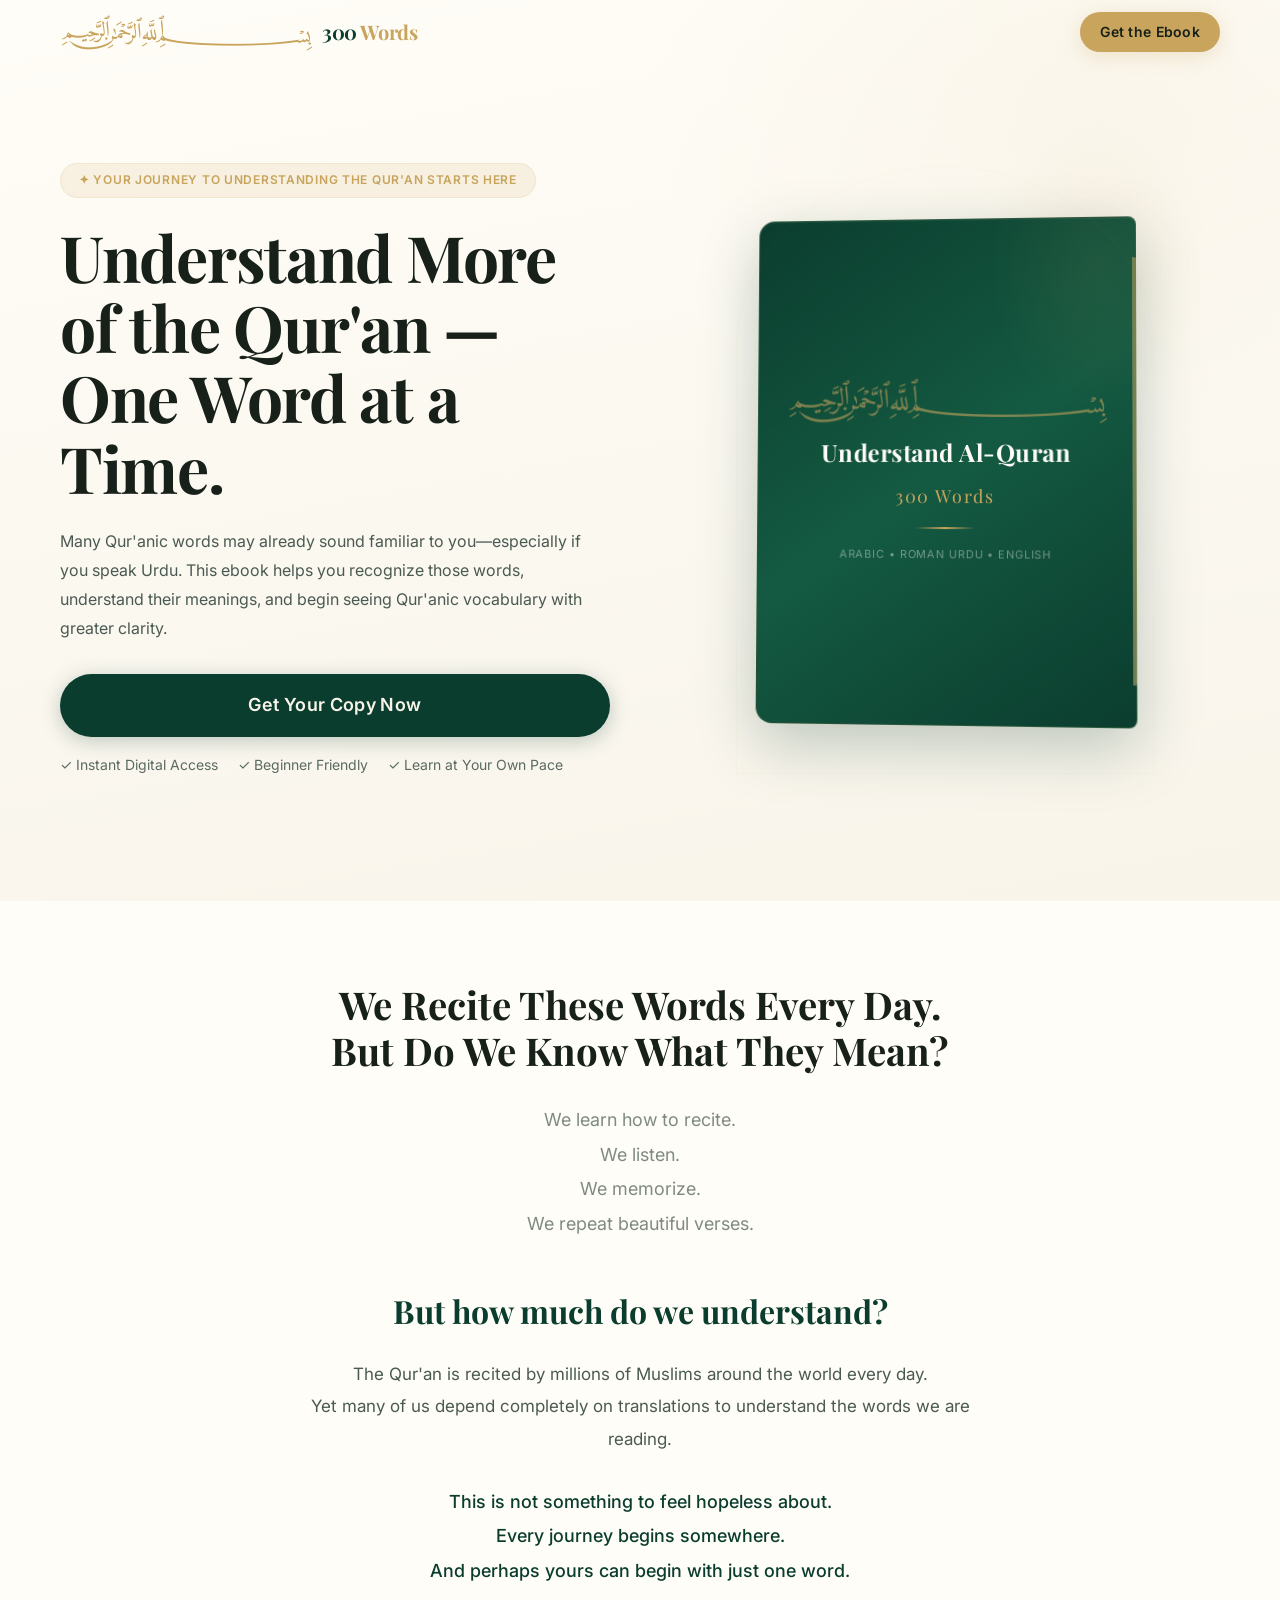
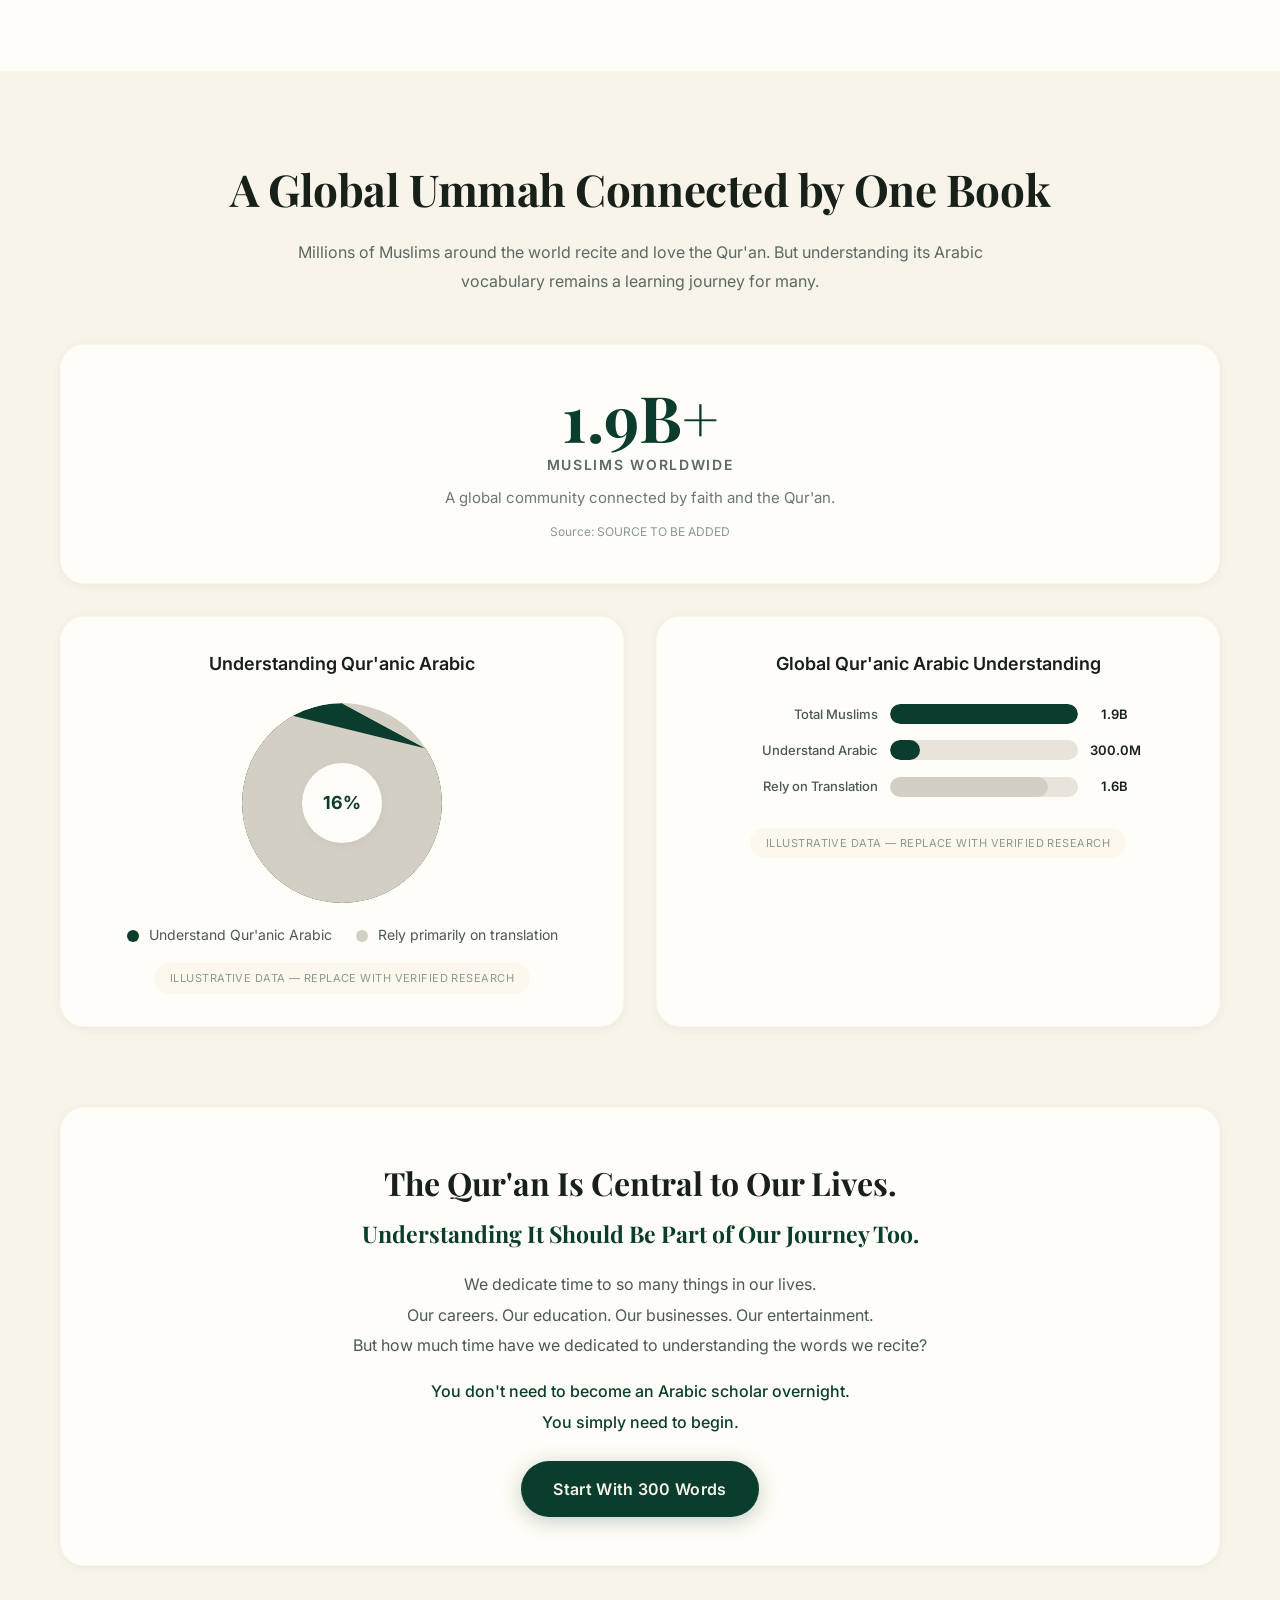
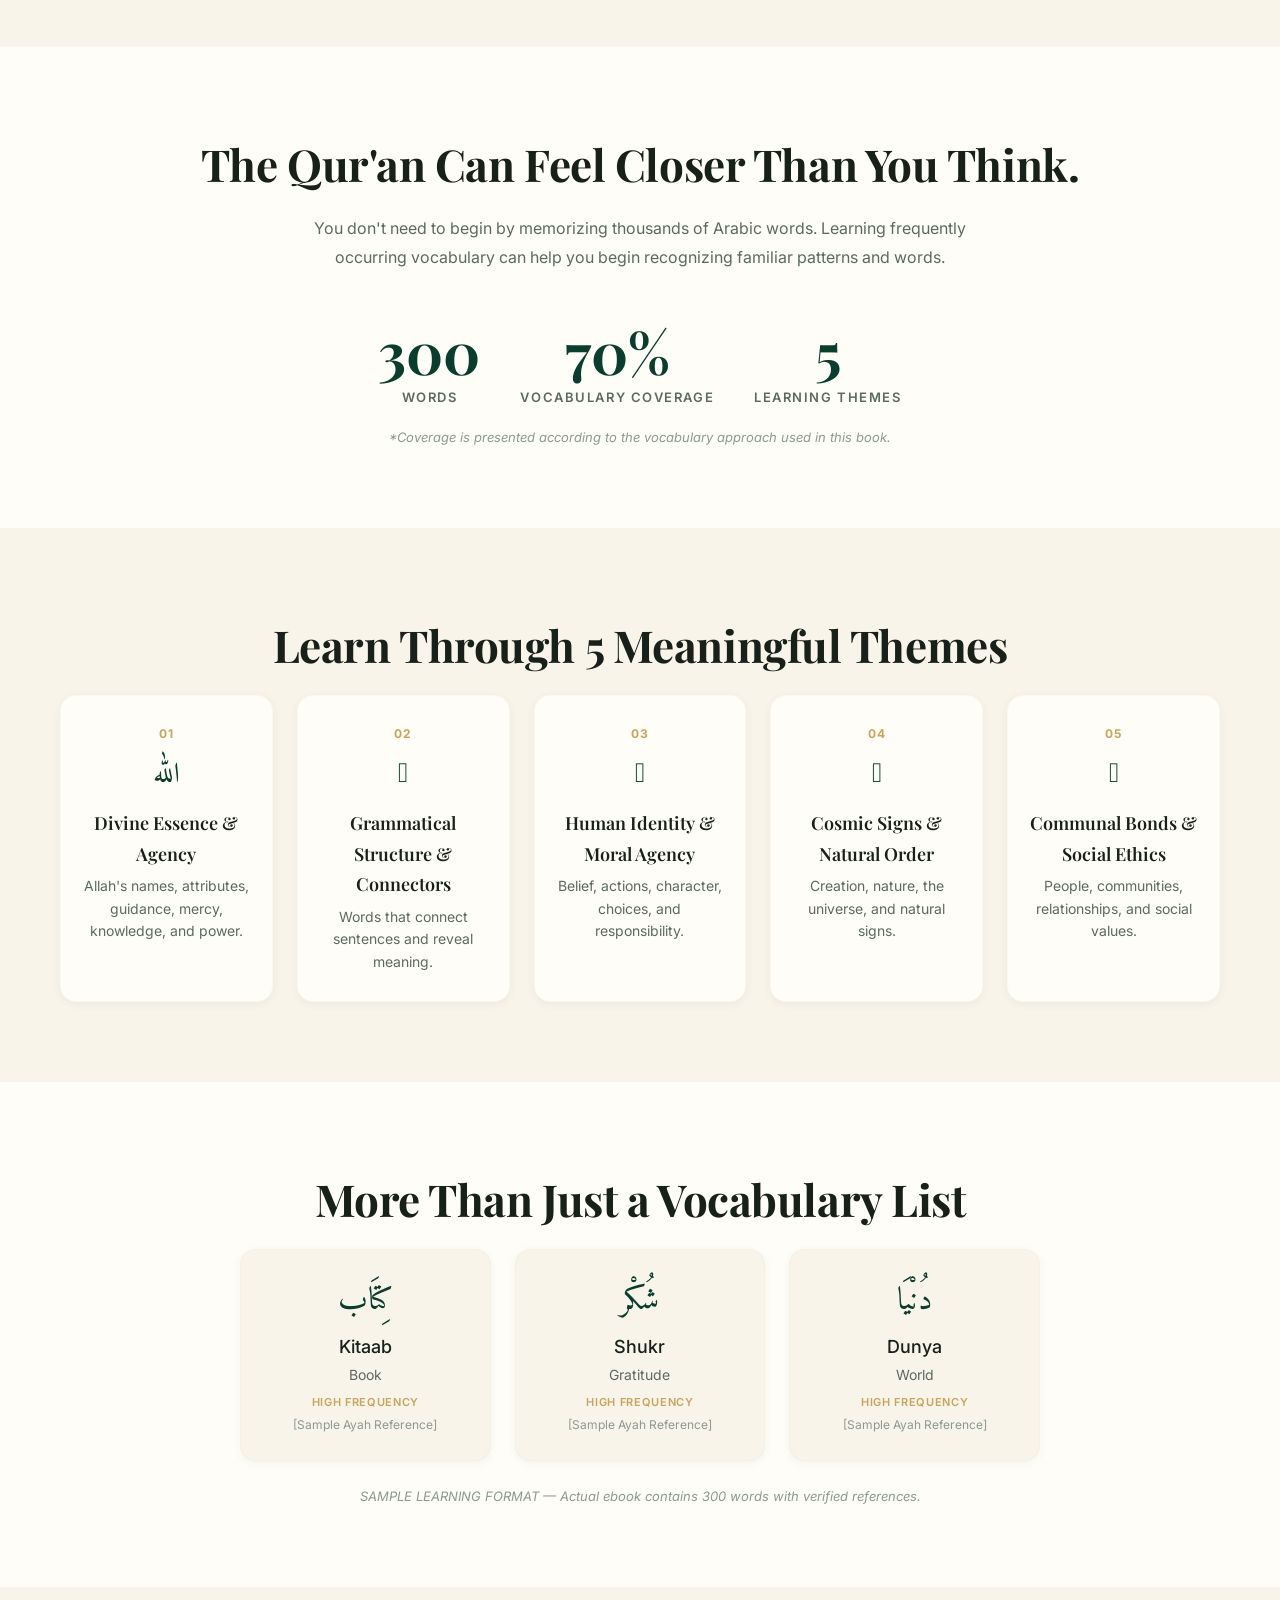
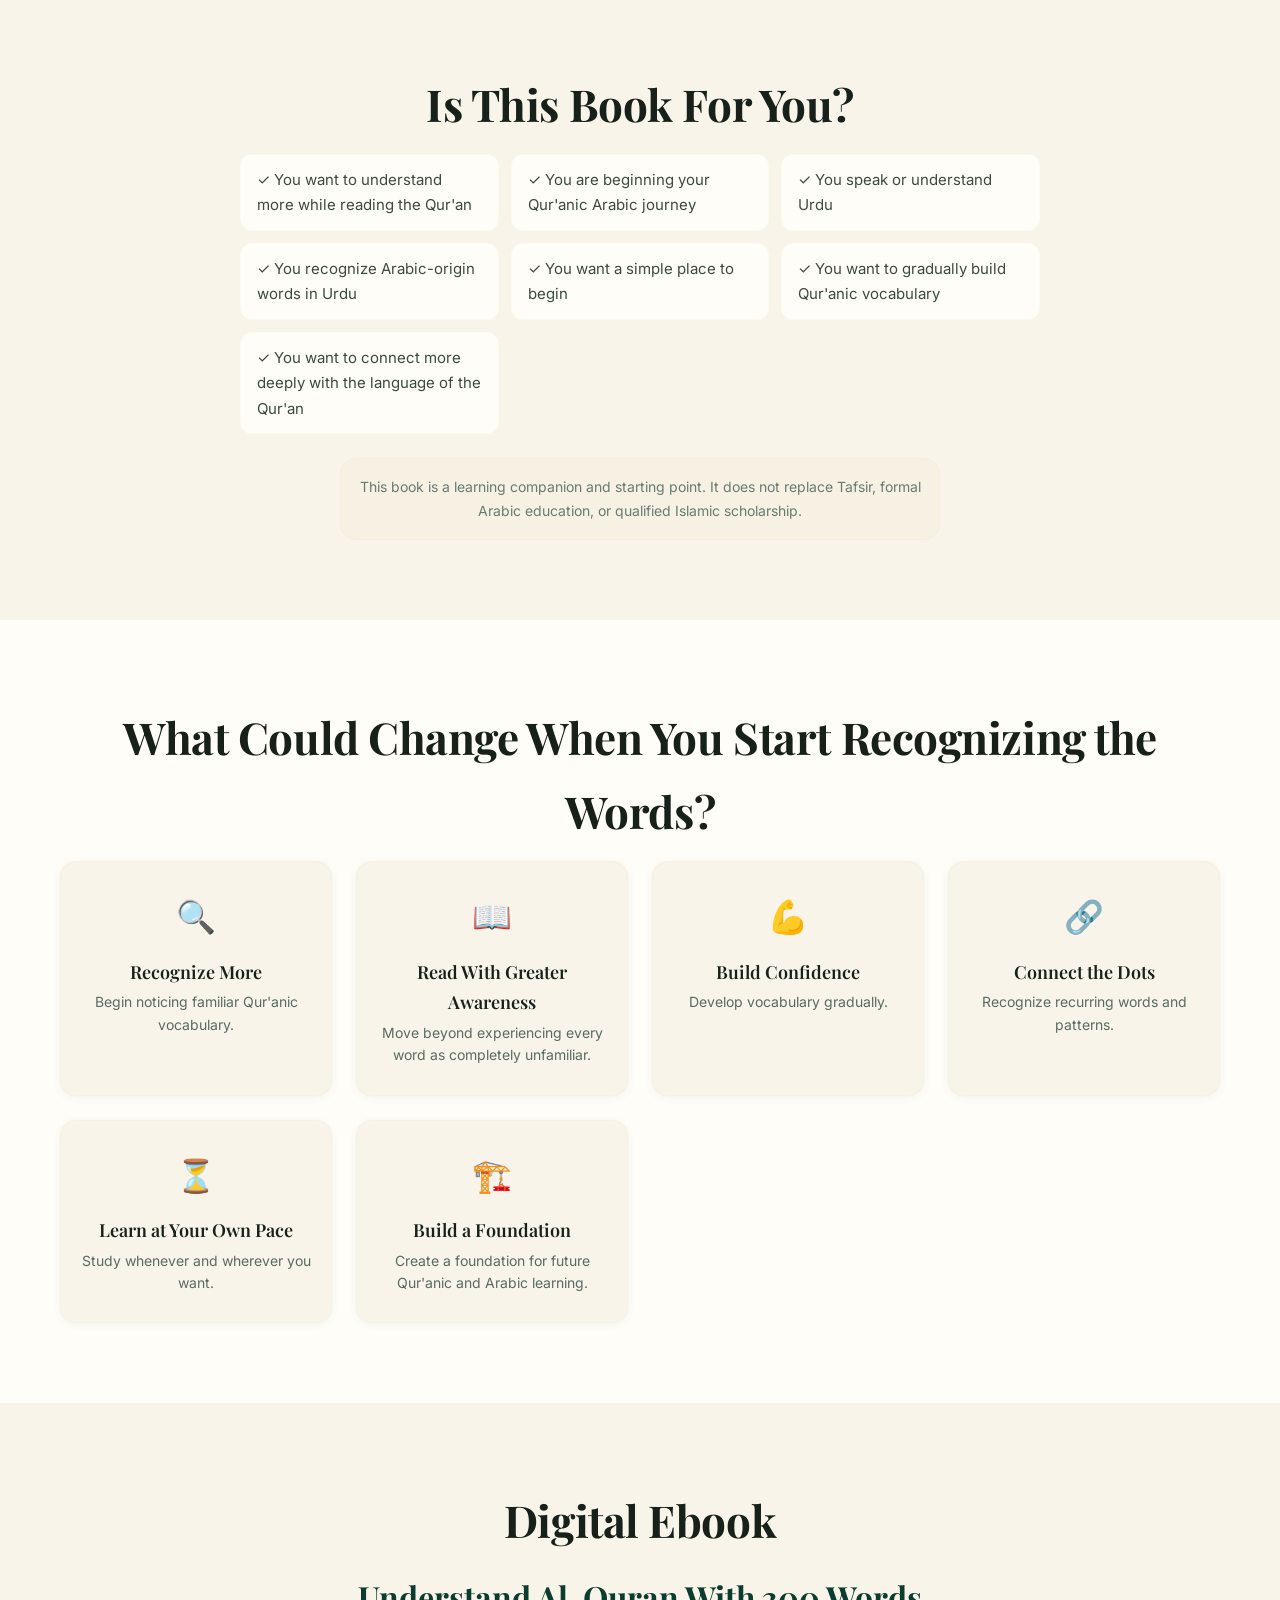
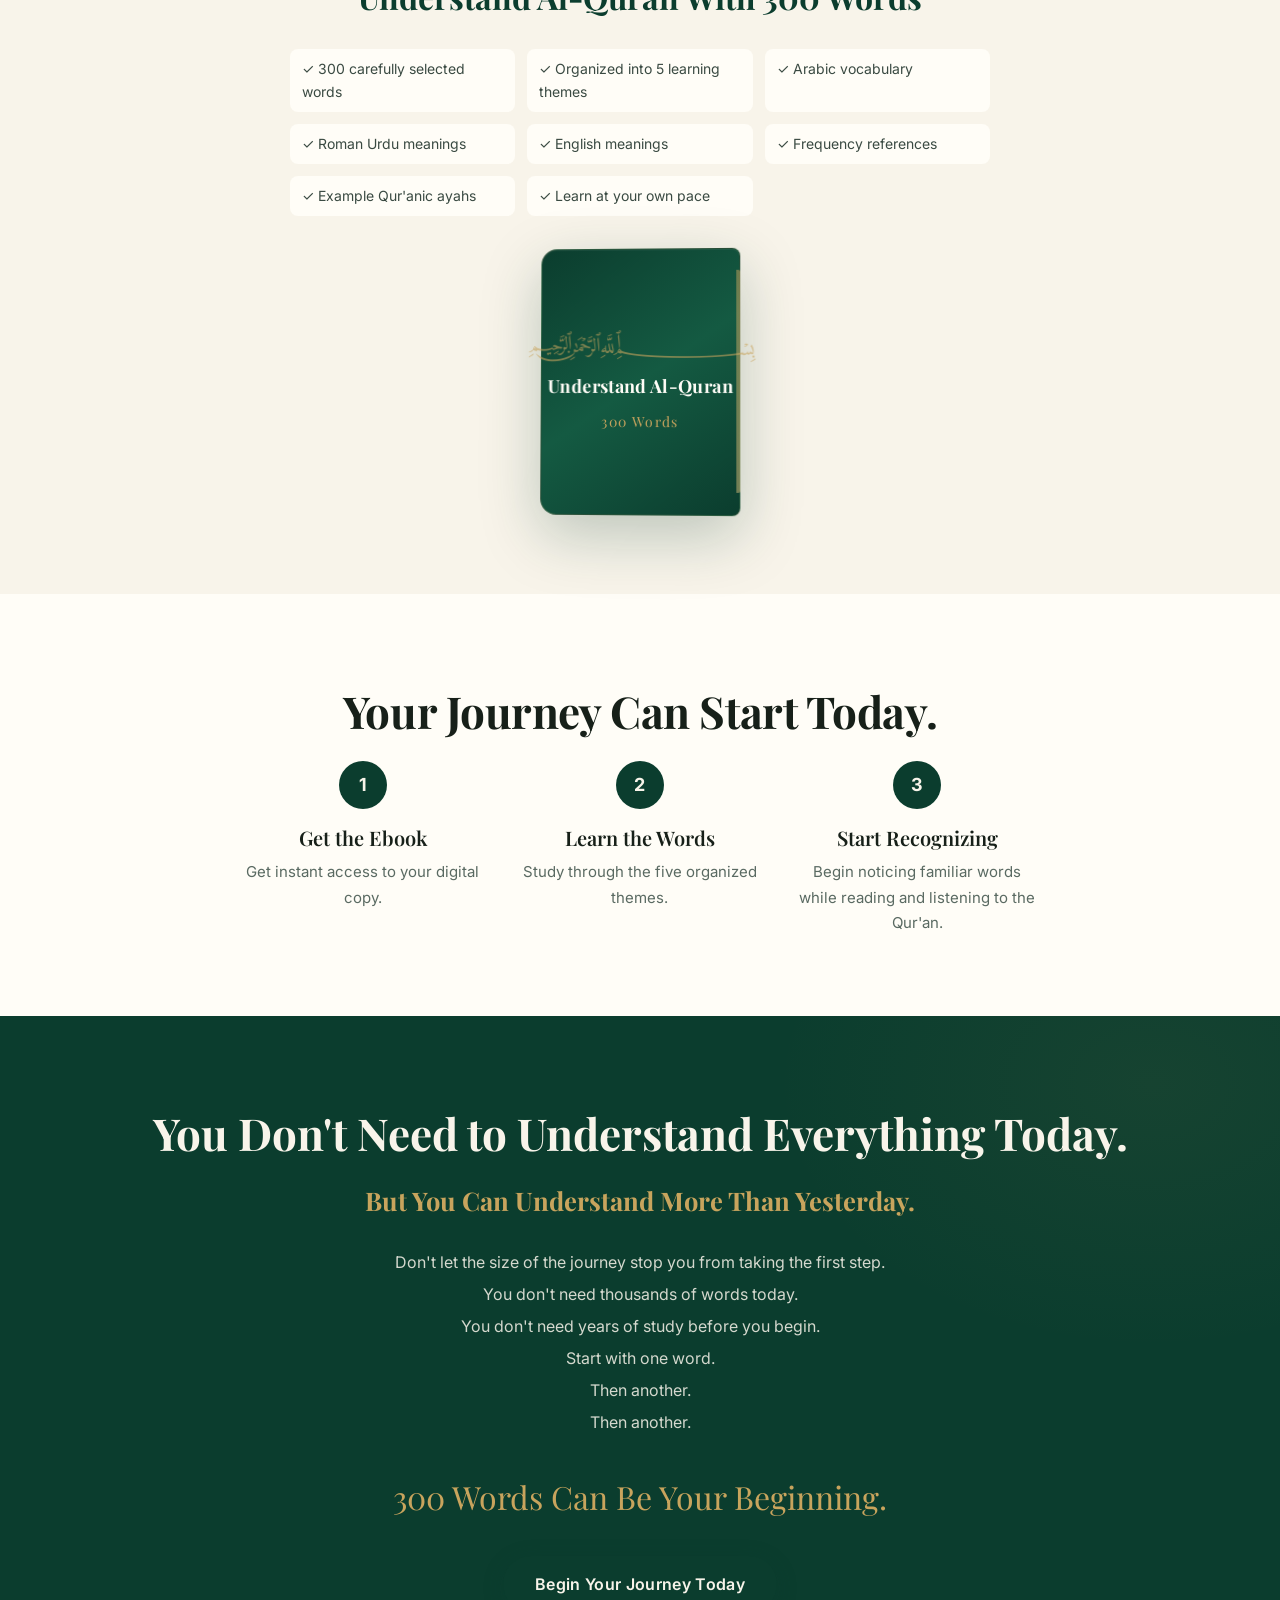
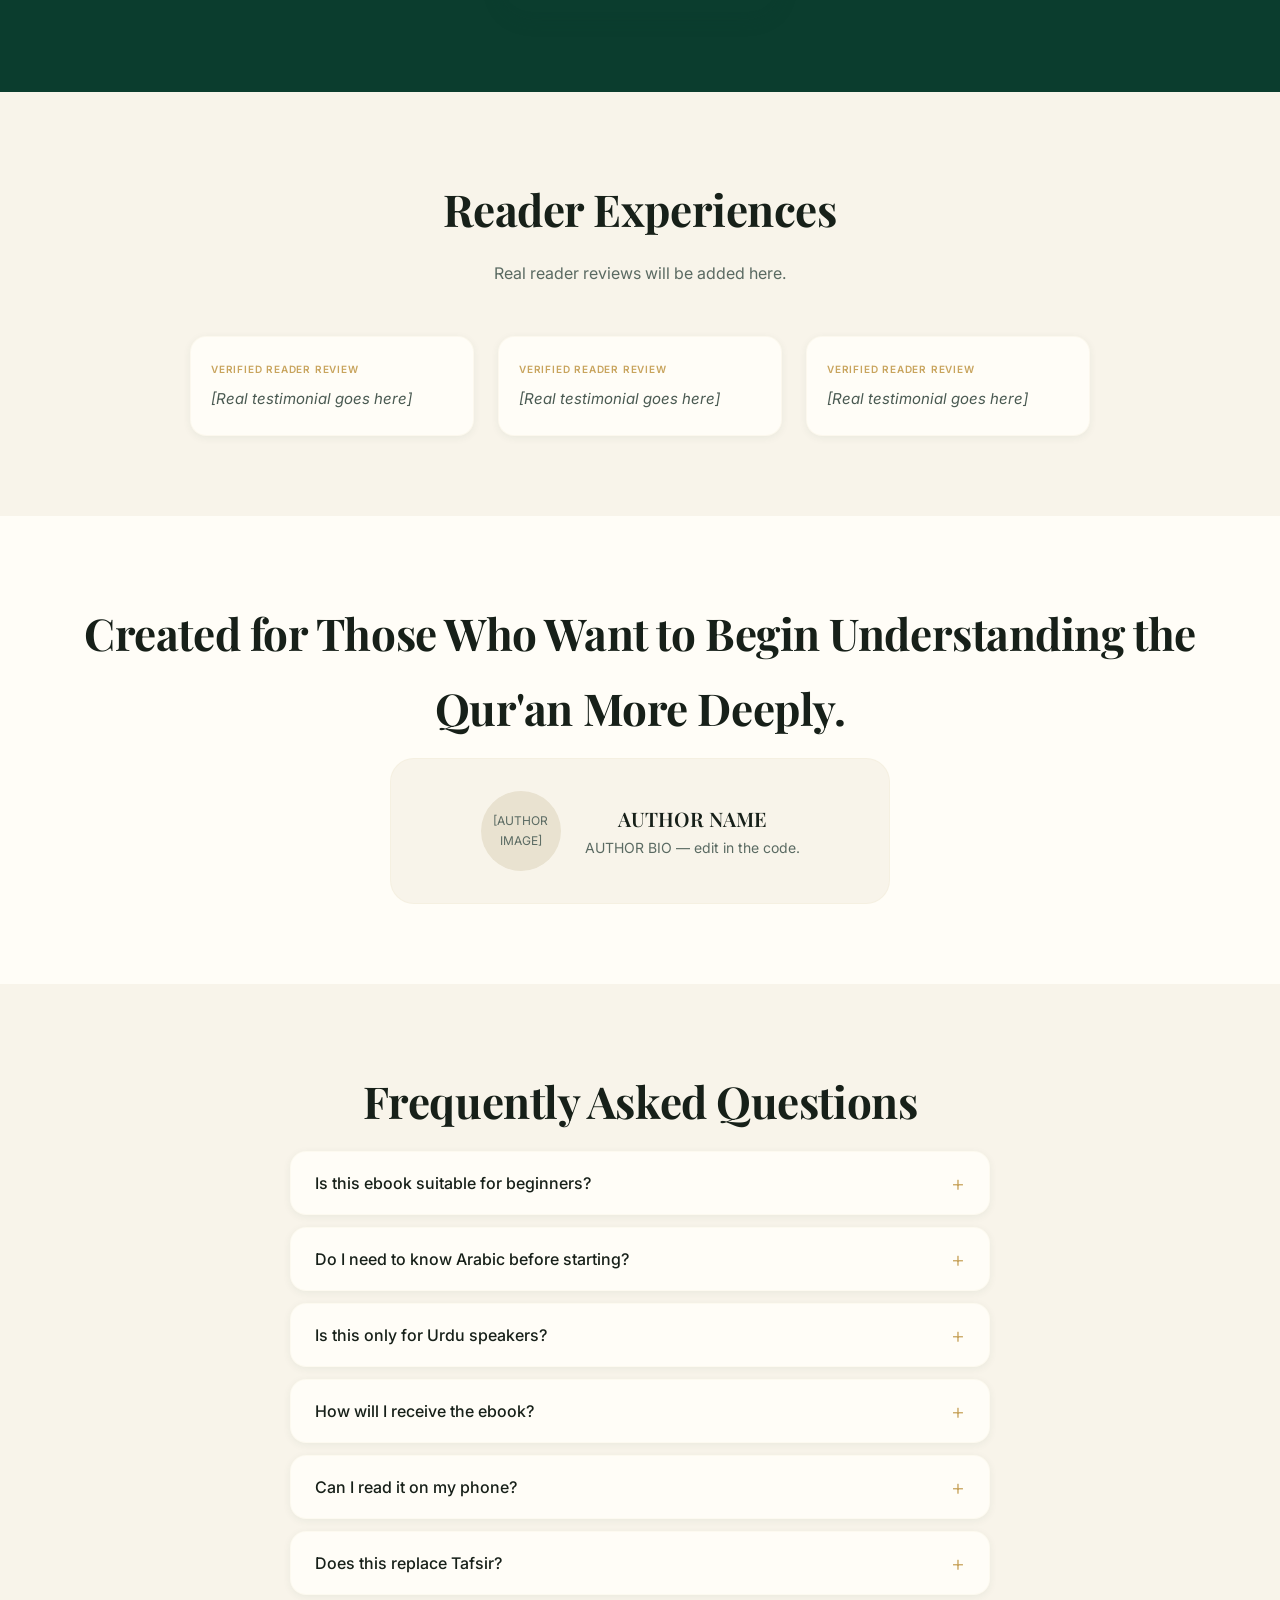
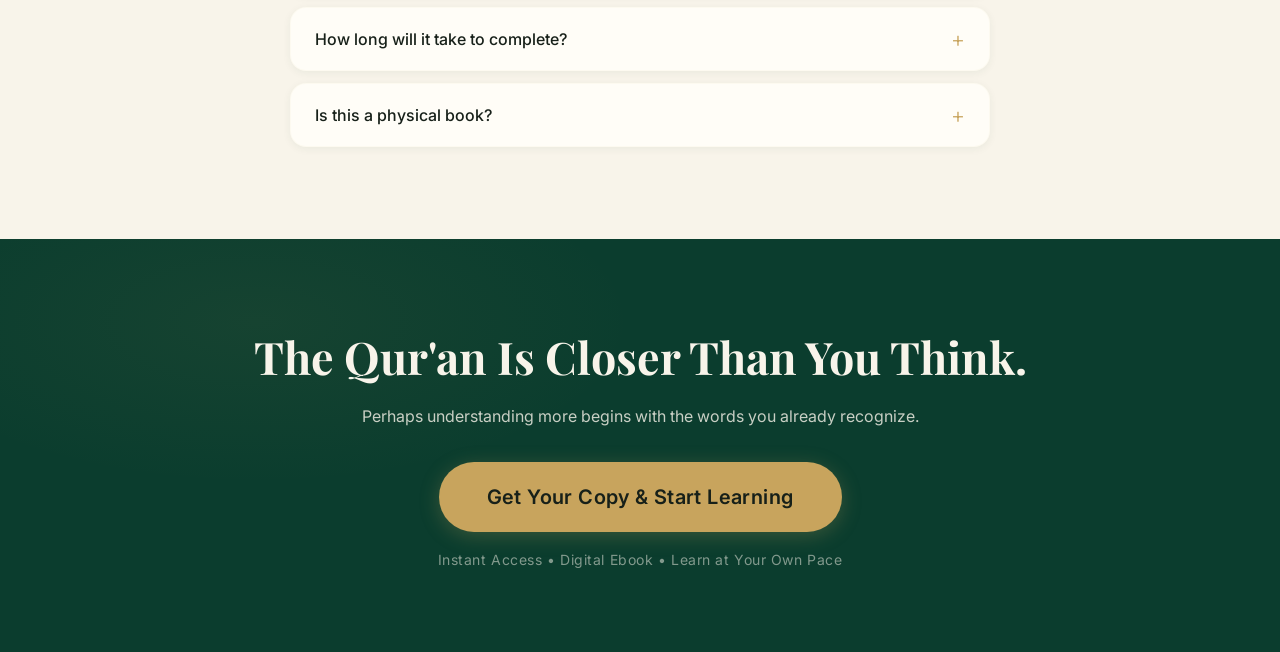
<file: index.html>
<!DOCTYPE html>
<html lang="en">
<head>
  <!-- META PIXEL CODE GOES HERE -->
  <meta charset="UTF-8" />
  <meta name="viewport" content="width=device-width, initial-scale=1.0, maximum-scale=1.0, user-scalable=yes" />
  <title>Understand Al-Quran With 300 Words | Learn Qur'anic Vocabulary</title>
  <meta name="description" content="Learn 300 carefully selected Qur'anic words through meaningful themes, Arabic vocabulary, Roman Urdu meanings, English meanings, and example ayahs." />
  <link rel="canonical" href="https://YOUR-DOMAIN.com/" />
  
  <!-- Open Graph -->
  <meta property="og:title" content="Understand Al-Quran With 300 Words | Learn Qur'anic Vocabulary" />
  <meta property="og:description" content="Learn 300 Qur'anic words with Arabic, Roman Urdu, English, and example ayahs. Begin your vocabulary journey today." />
  <meta property="og:type" content="website" />
  <meta property="og:url" content="https://YOUR-DOMAIN.com/" />
  <meta name="twitter:card" content="summary_large_image" />
  
  <!-- Fonts -->
  <link rel="preconnect" href="https://fonts.googleapis.com" />
  <link rel="preconnect" href="https://fonts.gstatic.com" crossorigin />
  <link href="https://fonts.googleapis.com/css2?family=Playfair+Display:ital,wght@0,400;0,600;0,700;1,400&family=Inter:wght@300;400;500;600;700&family=Amiri:ital,wght@0,400;0,700;1,400&display=swap" rel="stylesheet" />
  
  <link rel="stylesheet" href="style.css" />
  <link rel="icon" href="assets/favicon.png" />
</head>
<body>

  <!-- ===== STICKY HEADER ===== -->
  <header class="site-header" id="siteHeader">
    <div class="container header-inner">
      <div class="brand">
        <span class="brand-icon">﷽</span>
        <span class="brand-name">300 <span class="brand-highlight">Words</span></span>
      </div>
      <a href="#" class="btn btn-sm btn-gold header-cta">Get the Ebook</a>
    </div>
  </header>

  <!-- ===== HERO ===== -->
  <section class="hero" id="hero">
    <div class="container hero-grid">
      <div class="hero-content">
        <div class="hero-badge">✦ Your Journey to Understanding the Qur'an Starts Here</div>
        <h1 class="hero-title">Understand More of the Qur'an —<br />One Word at a Time.</h1>
        <p class="hero-text">Many Qur'anic words may already sound familiar to you—especially if you speak Urdu. This ebook helps you recognize those words, understand their meanings, and begin seeing Qur'anic vocabulary with greater clarity.</p>
        <div class="hero-actions">
          <a href="#" class="btn btn-primary btn-hero">Get Your Copy Now</a>
          <div class="hero-features">
            <span>✓ Instant Digital Access</span>
            <span>✓ Beginner Friendly</span>
            <span>✓ Learn at Your Own Pace</span>
          </div>
        </div>
      </div>
      <div class="hero-visual">
        <div class="ebook-mockup">
          <div class="mockup-cover">
            <div class="mockup-inner">
              <span class="mockup-bismillah">﷽</span>
              <h3 class="mockup-title">Understand Al-Quran</h3>
              <span class="mockup-sub">300 Words</span>
              <div class="mockup-deco"></div>
              <span class="mockup-meta">Arabic • Roman Urdu • English</span>
            </div>
          </div>
          <div class="mockup-glow"></div>
          <div class="mockup-arch"></div>
        </div>
      </div>
    </div>
  </section>

  <!-- ===== REFLECTION / GUILT SECTION ===== -->
  <section class="reflection-section" id="reflection">
    <div class="container">
      <div class="reflection-inner">
        <h2 class="reflection-headline">We Recite These Words Every Day.<br />But Do We Know What They Mean?</h2>
        <div class="reflection-text">
          <p>We learn how to recite.</p>
          <p>We listen.</p>
          <p>We memorize.</p>
          <p>We repeat beautiful verses.</p>
        </div>
        <div class="reflection-pause"></div>
        <h3 class="reflection-question">But how much do we understand?</h3>
        <p class="reflection-continue">The Qur'an is recited by millions of Muslims around the world every day.<br />Yet many of us depend completely on translations to understand the words we are reading.</p>
        <div class="reflection-hope">
          <p>This is not something to feel hopeless about.</p>
          <p>Every journey begins somewhere.</p>
          <p>And perhaps yours can begin with just one word.</p>
        </div>
      </div>
    </div>
  </section>

  <!-- ===== INFOGRAPHIC SECTION ===== -->
  <section class="infographic-section" id="infographic">
    <div class="container">
      <h2 class="section-title">A Global Ummah Connected by One Book</h2>
      <p class="section-sub">Millions of Muslims around the world recite and love the Qur'an. But understanding its Arabic vocabulary remains a learning journey for many.</p>
      
      <div class="infographic-card">
        <div class="stat-number" id="populationCounter">0</div>
        <div class="stat-label">MUSLIMS WORLDWIDE</div>
        <p class="stat-note">A global community connected by faith and the Qur'an.</p>
        <div class="stat-source">Source: <span id="sourceName">SOURCE TO BE ADDED</span></div>
      </div>

      <div class="infographic-grid">
        <div class="infographic-card chart-card">
          <h3 class="chart-title">Understanding Qur'anic Arabic</h3>
          <div class="chart-container">
            <div class="pie-chart" id="pieChart" role="img" aria-label="Pie chart showing Muslims who understand Qur'anic Arabic versus those who rely on translation">
              <div class="pie-segment" id="pieUnderstand" style="--p:0%;"></div>
              <div class="pie-segment" id="pieTranslate" style="--p:0%;"></div>
              <div class="pie-center">0%</div>
            </div>
          </div>
          <div class="chart-legend">
            <span><span class="legend-dot understand"></span> Understand Qur'anic Arabic</span>
            <span><span class="legend-dot translate"></span> Rely primarily on translation</span>
          </div>
          <div class="chart-disclaimer">ILLUSTRATIVE DATA — REPLACE WITH VERIFIED RESEARCH</div>
        </div>

        <div class="infographic-card chart-card">
          <h3 class="chart-title">Global Qur'anic Arabic Understanding</h3>
          <div class="bar-chart" id="barChart">
            <div class="bar-item">
              <span class="bar-label">Total Muslims</span>
              <div class="bar-track"><div class="bar-fill" id="barTotal" style="width:0%;"></div></div>
              <span class="bar-value" id="barTotalLabel">0</span>
            </div>
            <div class="bar-item">
              <span class="bar-label">Understand Arabic</span>
              <div class="bar-track"><div class="bar-fill bar-understand" id="barUnderstand" style="width:0%;"></div></div>
              <span class="bar-value" id="barUnderstandLabel">0</span>
            </div>
            <div class="bar-item">
              <span class="bar-label">Rely on Translation</span>
              <div class="bar-track"><div class="bar-fill bar-translate" id="barTranslate" style="width:0%;"></div></div>
              <span class="bar-value" id="barTranslateLabel">0</span>
            </div>
          </div>
          <div class="chart-disclaimer">ILLUSTRATIVE DATA — REPLACE WITH VERIFIED RESEARCH</div>
        </div>
      </div>

      <div class="infographic-message">
        <h3>The Qur'an Is Central to Our Lives.</h3>
        <h4>Understanding It Should Be Part of Our Journey Too.</h4>
        <p>We dedicate time to so many things in our lives.<br />Our careers. Our education. Our businesses. Our entertainment.<br />But how much time have we dedicated to understanding the words we recite?</p>
        <p class="infographic-hope">You don't need to become an Arabic scholar overnight.<br />You simply need to begin.</p>
        <a href="#" class="btn btn-primary">Start With 300 Words</a>
      </div>
    </div>
  </section>

  <!-- ===== BIG IDEA SECTION ===== -->
  <section class="big-idea" id="bigidea">
    <div class="container">
      <h2 class="section-title">The Qur'an Can Feel Closer Than You Think.</h2>
      <p class="section-sub">You don't need to begin by memorizing thousands of Arabic words. Learning frequently occurring vocabulary can help you begin recognizing familiar patterns and words.</p>
      <div class="big-idea-stats">
        <div class="stat-block">
          <span class="stat-number-large">300</span>
          <span class="stat-label-large">WORDS</span>
        </div>
        <div class="stat-block">
          <span class="stat-number-large">70%</span>
          <span class="stat-label-large">VOCABULARY COVERAGE</span>
        </div>
        <div class="stat-block">
          <span class="stat-number-large">5</span>
          <span class="stat-label-large">LEARNING THEMES</span>
        </div>
      </div>
      <div class="big-idea-disclaimer">*Coverage is presented according to the vocabulary approach used in this book.</div>
    </div>
  </section>

  <!-- ===== 5 THEMES ===== -->
  <section class="themes-section" id="themes">
    <div class="container">
      <h2 class="section-title">Learn Through 5 Meaningful Themes</h2>
      <div class="themes-grid">
        <div class="theme-card">
          <span class="theme-number">01</span>
          <span class="theme-icon">ﷲ</span>
          <h4 class="theme-title">Divine Essence &amp; Agency</h4>
          <p class="theme-desc">Allah's names, attributes, guidance, mercy, knowledge, and power.</p>
        </div>
        <div class="theme-card">
          <span class="theme-number">02</span>
          <span class="theme-icon"></span>
          <h4 class="theme-title">Grammatical Structure &amp; Connectors</h4>
          <p class="theme-desc">Words that connect sentences and reveal meaning.</p>
        </div>
        <div class="theme-card">
          <span class="theme-number">03</span>
          <span class="theme-icon"></span>
          <h4 class="theme-title">Human Identity &amp; Moral Agency</h4>
          <p class="theme-desc">Belief, actions, character, choices, and responsibility.</p>
        </div>
        <div class="theme-card">
          <span class="theme-number">04</span>
          <span class="theme-icon"></span>
          <h4 class="theme-title">Cosmic Signs &amp; Natural Order</h4>
          <p class="theme-desc">Creation, nature, the universe, and natural signs.</p>
        </div>
        <div class="theme-card">
          <span class="theme-number">05</span>
          <span class="theme-icon"></span>
          <h4 class="theme-title">Communal Bonds &amp; Social Ethics</h4>
          <p class="theme-desc">People, communities, relationships, and social values.</p>
        </div>
      </div>
    </div>
  </section>

  <!-- ===== WHAT'S INSIDE ===== -->
  <section class="inside-section" id="inside">
    <div class="container">
      <h2 class="section-title">More Than Just a Vocabulary List</h2>
      <div class="sample-grid">
        <div class="sample-card">
          <span class="sample-arabic">كِتَاب</span>
          <span class="sample-urdu">Kitaab</span>
          <span class="sample-english">Book</span>
          <span class="sample-frequency">High Frequency</span>
          <span class="sample-ayah">[Sample Ayah Reference]</span>
        </div>
        <div class="sample-card">
          <span class="sample-arabic">شُكْر</span>
          <span class="sample-urdu">Shukr</span>
          <span class="sample-english">Gratitude</span>
          <span class="sample-frequency">High Frequency</span>
          <span class="sample-ayah">[Sample Ayah Reference]</span>
        </div>
        <div class="sample-card">
          <span class="sample-arabic">دُنْيَا</span>
          <span class="sample-urdu">Dunya</span>
          <span class="sample-english">World</span>
          <span class="sample-frequency">High Frequency</span>
          <span class="sample-ayah">[Sample Ayah Reference]</span>
        </div>
      </div>
      <p class="sample-note">SAMPLE LEARNING FORMAT — Actual ebook contains 300 words with verified references.</p>
    </div>
  </section>

  <!-- ===== WHO IS THIS FOR ===== -->
  <section class="audience-section" id="audience">
    <div class="container">
      <h2 class="section-title">Is This Book For You?</h2>
      <div class="audience-grid">
        <div class="audience-item">✓ You want to understand more while reading the Qur'an</div>
        <div class="audience-item">✓ You are beginning your Qur'anic Arabic journey</div>
        <div class="audience-item">✓ You speak or understand Urdu</div>
        <div class="audience-item">✓ You recognize Arabic-origin words in Urdu</div>
        <div class="audience-item">✓ You want a simple place to begin</div>
        <div class="audience-item">✓ You want to gradually build Qur'anic vocabulary</div>
        <div class="audience-item">✓ You want to connect more deeply with the language of the Qur'an</div>
      </div>
      <p class="audience-disclaimer">This book is a learning companion and starting point. It does not replace Tafsir, formal Arabic education, or qualified Islamic scholarship.</p>
    </div>
  </section>

  <!-- ===== BENEFITS ===== -->
  <section class="benefits-section" id="benefits">
    <div class="container">
      <h2 class="section-title">What Could Change When You Start Recognizing the Words?</h2>
      <div class="benefits-grid">
        <div class="benefit-card">
          <div class="benefit-icon">🔍</div>
          <h4>Recognize More</h4>
          <p>Begin noticing familiar Qur'anic vocabulary.</p>
        </div>
        <div class="benefit-card">
          <div class="benefit-icon">📖</div>
          <h4>Read With Greater Awareness</h4>
          <p>Move beyond experiencing every word as completely unfamiliar.</p>
        </div>
        <div class="benefit-card">
          <div class="benefit-icon">💪</div>
          <h4>Build Confidence</h4>
          <p>Develop vocabulary gradually.</p>
        </div>
        <div class="benefit-card">
          <div class="benefit-icon">🔗</div>
          <h4>Connect the Dots</h4>
          <p>Recognize recurring words and patterns.</p>
        </div>
        <div class="benefit-card">
          <div class="benefit-icon">⏳</div>
          <h4>Learn at Your Own Pace</h4>
          <p>Study whenever and wherever you want.</p>
        </div>
        <div class="benefit-card">
          <div class="benefit-icon">🏗️</div>
          <h4>Build a Foundation</h4>
          <p>Create a foundation for future Qur'anic and Arabic learning.</p>
        </div>
      </div>
    </div>
  </section>

  <!-- ===== PRODUCT SHOWCASE ===== -->
  <section class="showcase-section" id="showcase">
    <div class="container">
      <h2 class="section-title">Digital Ebook</h2>
      <h3 class="showcase-sub">Understand Al-Quran With 300 Words</h3>
      <div class="showcase-features">
        <span>✓ 300 carefully selected words</span>
        <span>✓ Organized into 5 learning themes</span>
        <span>✓ Arabic vocabulary</span>
        <span>✓ Roman Urdu meanings</span>
        <span>✓ English meanings</span>
        <span>✓ Frequency references</span>
        <span>✓ Example Qur'anic ayahs</span>
        <span>✓ Learn at your own pace</span>
      </div>
      <div class="showcase-mockup">
        <div class="mockup-cover small-mockup">
          <div class="mockup-inner">
            <span class="mockup-bismillah">﷽</span>
            <h3 class="mockup-title">Understand Al-Quran</h3>
            <span class="mockup-sub">300 Words</span>
          </div>
        </div>
      </div>
    </div>
  </section>

  <!-- ===== HOW IT WORKS ===== -->
  <section class="howitworks" id="howitworks">
    <div class="container">
      <h2 class="section-title">Your Journey Can Start Today.</h2>
      <div class="steps">
        <div class="step">
          <span class="step-number">1</span>
          <h4>Get the Ebook</h4>
          <p>Get instant access to your digital copy.</p>
        </div>
        <div class="step">
          <span class="step-number">2</span>
          <h4>Learn the Words</h4>
          <p>Study through the five organized themes.</p>
        </div>
        <div class="step">
          <span class="step-number">3</span>
          <h4>Start Recognizing</h4>
          <p>Begin noticing familiar words while reading and listening to the Qur'an.</p>
        </div>
      </div>
    </div>
  </section>

  <!-- ===== MOTIVATIONAL SECTION ===== -->
  <section class="motivation-section" id="motivation">
    <div class="container">
      <h2 class="motivation-headline">You Don't Need to Understand Everything Today.</h2>
      <h3 class="motivation-sub">But You Can Understand More Than Yesterday.</h3>
      <p class="motivation-text">Don't let the size of the journey stop you from taking the first step.<br />You don't need thousands of words today.<br />You don't need years of study before you begin.<br />Start with one word.<br />Then another.<br />Then another.</p>
      <div class="motivation-close">300 Words Can Be Your Beginning.</div>
      <a href="#" class="btn btn-primary">Begin Your Journey Today</a>
    </div>
  </section>

  <!-- ===== TESTIMONIALS ===== -->
  <section class="testimonials" id="testimonials">
    <div class="container">
      <h2 class="section-title">Reader Experiences</h2>
      <p class="section-sub">Real reader reviews will be added here.</p>
      <div class="testimonial-grid">
        <div class="testimonial-card">
          <span class="testimonial-label">Verified Reader Review</span>
          <p class="testimonial-text">[Real testimonial goes here]</p>
        </div>
        <div class="testimonial-card">
          <span class="testimonial-label">Verified Reader Review</span>
          <p class="testimonial-text">[Real testimonial goes here]</p>
        </div>
        <div class="testimonial-card">
          <span class="testimonial-label">Verified Reader Review</span>
          <p class="testimonial-text">[Real testimonial goes here]</p>
        </div>
      </div>
    </div>
  </section>

  <!-- ===== AUTHOR ===== -->
  <section class="author-section" id="author">
    <div class="container">
      <h2 class="section-title">Created for Those Who Want to Begin Understanding the Qur'an More Deeply.</h2>
      <div class="author-placeholder">
        <div class="author-avatar">[AUTHOR IMAGE]</div>
        <div class="author-info">
          <h4>AUTHOR NAME</h4>
          <p>AUTHOR BIO — edit in the code.</p>
        </div>
      </div>
    </div>
  </section>

  <!-- ===== FAQ ===== -->
  <section class="faq-section" id="faq">
    <div class="container">
      <h2 class="section-title">Frequently Asked Questions</h2>
      <div class="faq-list">
        <div class="faq-item">
          <button class="faq-question" aria-expanded="false">
            Is this ebook suitable for beginners?
            <span class="faq-icon">+</span>
          </button>
          <div class="faq-answer">Yes. This ebook is designed specifically for beginners who want to start recognizing Qur'anic vocabulary.</div>
        </div>
        <div class="faq-item">
          <button class="faq-question" aria-expanded="false">
            Do I need to know Arabic before starting?
            <span class="faq-icon">+</span>
          </button>
          <div class="faq-answer">No. The ebook uses Arabic, Roman Urdu, and English to make learning accessible.</div>
        </div>
        <div class="faq-item">
          <button class="faq-question" aria-expanded="false">
            Is this only for Urdu speakers?
            <span class="faq-icon">+</span>
          </button>
          <div class="faq-answer">While designed with Urdu speakers in mind, anyone can benefit from the Arabic-English vocabulary approach.</div>
        </div>
        <div class="faq-item">
          <button class="faq-question" aria-expanded="false">
            How will I receive the ebook?
            <span class="faq-icon">+</span>
          </button>
          <div class="faq-answer">You'll receive a download link via email immediately after purchase.</div>
        </div>
        <div class="faq-item">
          <button class="faq-question" aria-expanded="false">
            Can I read it on my phone?
            <span class="faq-icon">+</span>
          </button>
          <div class="faq-answer">Yes. The ebook is formatted for comfortable reading on phones, tablets, and computers.</div>
        </div>
        <div class="faq-item">
          <button class="faq-question" aria-expanded="false">
            Does this replace Tafsir?
            <span class="faq-icon">+</span>
          </button>
          <div class="faq-answer">No. This is a vocabulary learning companion. It does not replace Tafsir or scholarly study.</div>
        </div>
        <div class="faq-item">
          <button class="faq-question" aria-expanded="false">
            How long will it take to complete?
            <span class="faq-icon">+</span>
          </button>
          <div class="faq-answer">There is no fixed timeline. You can study at your own pace, a few words at a time.</div>
        </div>
        <div class="faq-item">
          <button class="faq-question" aria-expanded="false">
            Is this a physical book?
            <span class="faq-icon">+</span>
          </button>
          <div class="faq-answer">No. This is a digital PDF ebook.</div>
        </div>
      </div>
    </div>
  </section>

  <!-- ===== FINAL CTA ===== -->
  <section class="final-cta" id="finalcta">
    <div class="container">
      <div class="final-cta-inner">
        <h2 class="final-title">The Qur'an Is Closer Than You Think.</h2>
        <p class="final-text">Perhaps understanding more begins with the words you already recognize.</p>
        <a href="#" class="btn btn-gold btn-final">Get Your Copy &amp; Start Learning</a>
        <div class="final-meta">Instant Access • Digital Ebook • Learn at Your Own Pace</div>
      </div>
    </div>
  </section>

  <!-- ===== STICKY MOBILE CTA ===== -->
  <div class="sticky-cta" id="stickyCta">
    <a href="#" class="btn btn-primary btn-sticky">Start With 300 Words</a>
  </div>

  <script src="script.js"></script>
</body>
</html>
</file>
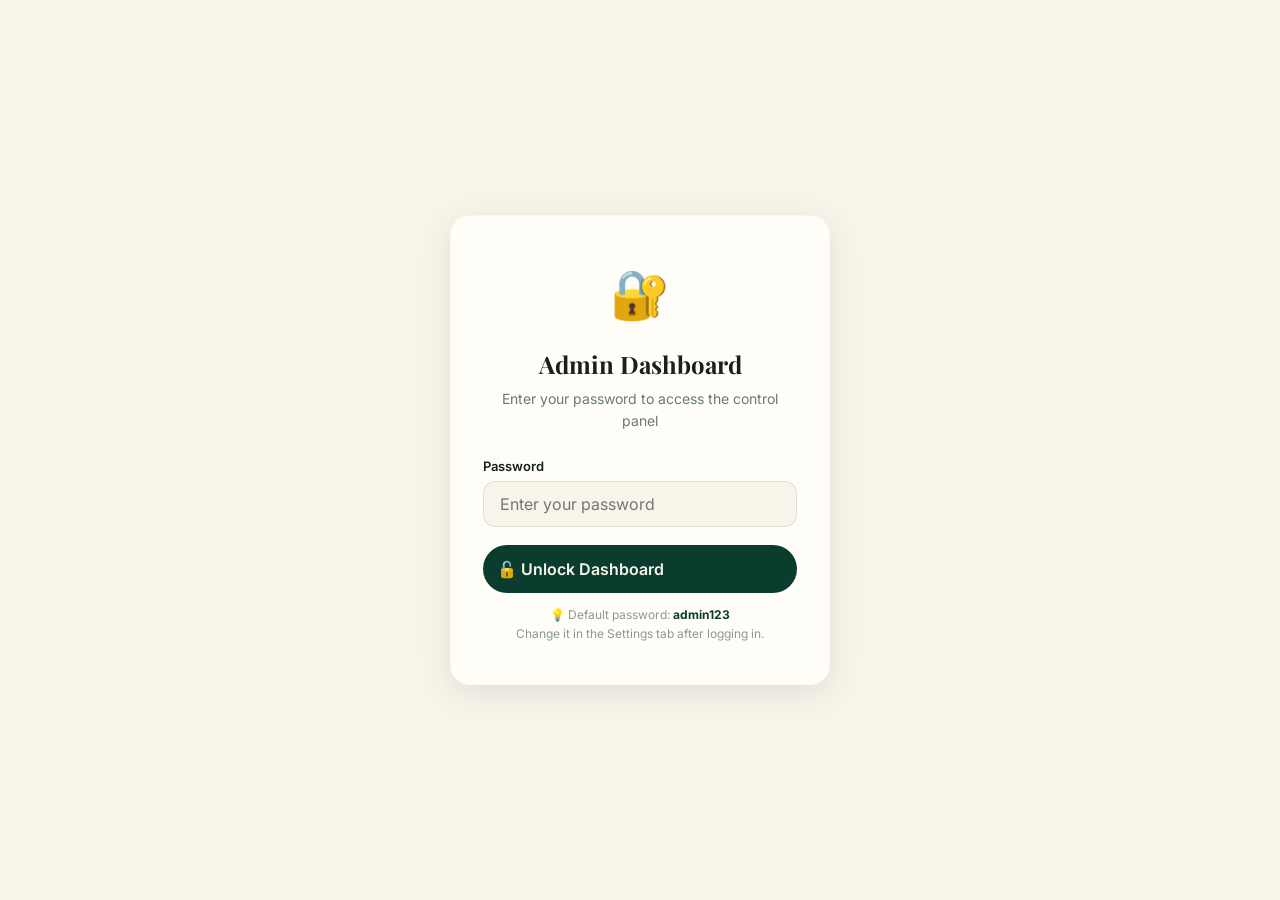
<file: admin.html>
<!DOCTYPE html>
<html lang="en">
<head>
  <meta charset="UTF-8" />
  <meta name="viewport" content="width=device-width, initial-scale=1.0" />
  <title>Dashboard — 300 Words Admin</title>
  <link rel="preconnect" href="https://fonts.googleapis.com" />
  <link rel="preconnect" href="https://fonts.gstatic.com" crossorigin />
  <link href="https://fonts.googleapis.com/css2?family=Playfair+Display:ital,wght@0,400;0,600;0,700;1,400&family=Inter:wght@300;400;500;600;700&display=swap" rel="stylesheet" />
  <style>
    :root {
      --deep-emerald: #0B3D2E;
      --dark-emerald: #062B20;
      --emerald-light: #145A42;
      --warm-ivory: #F8F4EA;
      --soft-cream: #FFFDF7;
      --elegant-gold: #C8A45D;
      --soft-gold: #D8BC7A;
      --light-gold: #E9E2D0;
      --text-dark: #172019;
      --text-light: #F8F4EA;
      --shadow-sm: 0 2px 8px rgba(11, 61, 46, 0.06);
      --shadow-md: 0 8px 32px rgba(11, 61, 46, 0.10);
      --radius: 12px;
      --radius-lg: 20px;
      --transition: 0.3s cubic-bezier(0.25, 0.46, 0.45, 0.94);
    }

    * { margin: 0; padding: 0; box-sizing: border-box; }

    body {
      font-family: 'Inter', system-ui, sans-serif;
      background: var(--warm-ivory);
      color: var(--text-dark);
      line-height: 1.6;
      min-height: 100vh;
      display: flex;
      align-items: center;
      justify-content: center;
    }

    /* ===== LOGIN SCREEN ===== */
    .login-container {
      width: 100%;
      max-width: 420px;
      padding: 20px;
    }

    .login-box {
      background: var(--soft-cream);
      border-radius: var(--radius-lg);
      padding: 40px 32px;
      box-shadow: var(--shadow-md);
      border: 1px solid rgba(200, 164, 93, 0.06);
      text-align: center;
    }

    .login-box .lock-icon { font-size: 48px; margin-bottom: 12px; }
    .login-box h1 { font-family: 'Playfair Display', serif; font-size: 24px; color: var(--text-dark); margin-bottom: 4px; }
    .login-box p { font-size: 14px; color: #6a7a72; margin-bottom: 24px; }
    .login-box .form-group { text-align: left; margin-bottom: 18px; }
    .login-box .form-label { display: block; font-size: 13px; font-weight: 600; color: var(--text-dark); margin-bottom: 4px; }
    .login-box .form-control {
      width: 100%;
      padding: 12px 16px;
      border: 1px solid rgba(11, 61, 46, 0.1);
      border-radius: var(--radius);
      font-size: 16px;
      font-family: 'Inter', sans-serif;
      background: var(--warm-ivory);
      transition: all var(--transition);
      color: var(--text-dark);
    }
    .login-box .form-control:focus {
      outline: none;
      border-color: var(--elegant-gold);
      box-shadow: 0 0 0 3px rgba(200, 164, 93, 0.1);
    }
    .login-box .btn {
      width: 100%;
      padding: 14px;
      border-radius: 50px;
      border: none;
      font-weight: 600;
      font-size: 16px;
      cursor: pointer;
      transition: all var(--transition);
      background: var(--deep-emerald);
      color: var(--text-light);
      font-family: 'Inter', sans-serif;
    }
    .login-box .btn:hover { background: var(--dark-emerald); transform: translateY(-2px); box-shadow: var(--shadow-md); }
    .login-box .error {
      background: rgba(192, 57, 43, 0.06);
      border: 1px solid rgba(192, 57, 43, 0.12);
      color: #c0392b;
      padding: 10px 16px;
      border-radius: var(--radius);
      font-size: 14px;
      margin-bottom: 16px;
      display: none;
    }
    .login-box .error.show { display: block; }
    .login-box .hint { font-size: 12px; color: #8a9a92; margin-top: 12px; }
    .login-box .hint strong { color: var(--deep-emerald); cursor: pointer; }

    /* ===== DASHBOARD ===== */
    .dashboard-wrapper { display: none; width: 100%; min-height: 100vh; }
    .dashboard-wrapper.visible { display: block; }

    .dashboard {
      display: grid;
      grid-template-columns: 240px 1fr;
      min-height: 100vh;
    }

    /* SIDEBAR */
    .sidebar {
      background: var(--deep-emerald);
      color: var(--text-light);
      padding: 28px 20px;
      position: sticky;
      top: 0;
      height: 100vh;
      overflow-y: auto;
      border-right: 1px solid rgba(255, 255, 255, 0.04);
    }
    .sidebar-brand {
      display: flex;
      align-items: center;
      gap: 12px;
      margin-bottom: 36px;
      padding-bottom: 20px;
      border-bottom: 1px solid rgba(255, 255, 255, 0.06);
    }
    .sidebar-brand-icon { font-size: 28px; font-weight: 700; color: var(--elegant-gold); }
    .sidebar-brand-text { font-family: 'Playfair Display', serif; font-size: 20px; font-weight: 700; }
    .sidebar-brand-text span { color: var(--elegant-gold); }

    .sidebar-nav { list-style: none; }
    .sidebar-nav li { margin-bottom: 4px; }
    .sidebar-nav a {
      display: flex;
      align-items: center;
      gap: 14px;
      padding: 12px 16px;
      border-radius: var(--radius);
      color: rgba(255, 255, 255, 0.6);
      text-decoration: none;
      font-size: 14px;
      font-weight: 500;
      transition: all var(--transition);
      cursor: pointer;
    }
    .sidebar-nav a:hover { background: rgba(255, 255, 255, 0.06); color: var(--text-light); }
    .sidebar-nav a.active { background: rgba(200, 164, 93, 0.15); color: var(--elegant-gold); border: 1px solid rgba(200, 164, 93, 0.1); }
    .sidebar-nav .nav-icon { font-size: 18px; width: 24px; text-align: center; }

    .sidebar-footer {
      margin-top: 40px;
      padding-top: 20px;
      border-top: 1px solid rgba(255, 255, 255, 0.06);
      font-size: 12px;
      color: rgba(255, 255, 255, 0.3);
    }
    .sidebar-footer a { color: rgba(255, 255, 255, 0.3); text-decoration: none; }
    .sidebar-footer .logout-btn {
      display: inline-block;
      margin-top: 8px;
      padding: 6px 16px;
      border-radius: 50px;
      background: rgba(192, 57, 43, 0.2);
      color: #e74c3c;
      font-size: 12px;
      font-weight: 600;
      border: none;
      cursor: pointer;
      transition: all var(--transition);
    }
    .sidebar-footer .logout-btn:hover { background: rgba(192, 57, 43, 0.3); }

    /* MAIN CONTENT */
    .main-content { padding: 32px 40px 60px; background: var(--warm-ivory); }

    /* TOP BAR */
    .topbar {
      display: flex;
      align-items: center;
      justify-content: space-between;
      margin-bottom: 32px;
      flex-wrap: wrap;
      gap: 16px;
    }
    .topbar-title h1 { font-family: 'Playfair Display', serif; font-size: 28px; font-weight: 700; color: var(--text-dark); }
    .topbar-title p { font-size: 14px; color: #6a7a72; }
    .topbar-actions { display: flex; gap: 12px; align-items: center; flex-wrap: wrap; }

    .btn {
      padding: 10px 24px;
      border-radius: 50px;
      border: none;
      font-weight: 600;
      font-size: 14px;
      cursor: pointer;
      transition: all var(--transition);
      display: inline-flex;
      align-items: center;
      gap: 8px;
    }
    .btn-outline { background: transparent; border: 1px solid rgba(11, 61, 46, 0.15); color: var(--text-dark); }
    .btn-outline:hover { background: rgba(11, 61, 46, 0.04); border-color: var(--deep-emerald); }
    .btn-primary { background: var(--deep-emerald); color: var(--text-light); }
    .btn-primary:hover { background: var(--dark-emerald); transform: translateY(-1px); box-shadow: var(--shadow-md); }
    .btn-success { background: var(--elegant-gold); color: var(--text-dark); }
    .btn-success:hover { background: var(--soft-gold); transform: translateY(-1px); box-shadow: var(--shadow-md); }
    .btn-danger { background: #c0392b; color: white; }
    .btn-danger:hover { background: #a93226; }
    .btn-lg { padding: 14px 36px; font-size: 16px; }
    .btn-sm { padding: 6px 16px; font-size: 12px; }

    /* CARDS */
    .card {
      background: var(--soft-cream);
      border-radius: var(--radius-lg);
      padding: 28px 32px;
      margin-bottom: 24px;
      border: 1px solid rgba(200, 164, 93, 0.06);
      box-shadow: var(--shadow-sm);
    }
    .card-header {
      display: flex;
      align-items: center;
      justify-content: space-between;
      margin-bottom: 20px;
      flex-wrap: wrap;
      gap: 12px;
    }
    .card-title { font-family: 'Playfair Display', serif; font-size: 20px; font-weight: 600; color: var(--text-dark); }
    .card-subtitle { font-size: 13px; color: #6a7a72; }

    /* FORMS */
    .form-group { margin-bottom: 18px; }
    .form-label { display: block; font-size: 13px; font-weight: 600; color: var(--text-dark); margin-bottom: 4px; }
    .form-label .required { color: #c0392b; }
    .form-control {
      width: 100%;
      padding: 10px 14px;
      border: 1px solid rgba(11, 61, 46, 0.1);
      border-radius: var(--radius);
      font-size: 14px;
      font-family: 'Inter', sans-serif;
      background: var(--warm-ivory);
      transition: all var(--transition);
      color: var(--text-dark);
    }
    .form-control:focus { outline: none; border-color: var(--elegant-gold); box-shadow: 0 0 0 3px rgba(200, 164, 93, 0.1); }
    textarea.form-control { min-height: 80px; resize: vertical; }
    .form-hint { font-size: 12px; color: #8a9a92; margin-top: 4px; }
    .form-row { display: grid; grid-template-columns: 1fr 1fr; gap: 18px; }
    .form-check { display: flex; align-items: center; gap: 10px; margin-bottom: 8px; }
    .form-check input[type="checkbox"] { width: 18px; height: 18px; accent-color: var(--deep-emerald); cursor: pointer; }
    .form-check label { font-size: 14px; color: var(--text-dark); cursor: pointer; }

    /* TABS */
    .tab-content { display: none; }
    .tab-content.active { display: block; }

    /* ALERT */
    .alert {
      padding: 14px 20px;
      border-radius: var(--radius);
      margin-bottom: 16px;
      display: flex;
      align-items: center;
      gap: 12px;
      font-size: 14px;
    }
    .alert-success { background: rgba(39, 174, 96, 0.06); border: 1px solid rgba(39, 174, 96, 0.12); color: #1a7a4a; }
    .alert-warning { background: rgba(241, 196, 15, 0.06); border: 1px solid rgba(241, 196, 15, 0.12); color: #9a7a0a; }
    .alert-info { background: rgba(52, 152, 219, 0.06); border: 1px solid rgba(52, 152, 219, 0.12); color: #1a6a9a; }

    /* PUBLISH BOX */
    .publish-box {
      background: linear-gradient(135deg, var(--deep-emerald), var(--dark-emerald));
      border-radius: var(--radius-lg);
      padding: 32px 40px;
      color: var(--text-light);
      text-align: center;
      margin-bottom: 24px;
      border: 2px solid var(--elegant-gold);
      box-shadow: 0 8px 40px rgba(11, 61, 46, 0.2);
    }
    .publish-box h2 { font-family: 'Playfair Display', serif; font-size: 28px; margin-bottom: 8px; }
    .publish-box p { opacity: 0.8; font-size: 16px; margin-bottom: 20px; }
    .publish-box .btn { font-size: 18px; padding: 16px 48px; background: var(--elegant-gold); color: var(--text-dark); box-shadow: 0 4px 20px rgba(200, 164, 93, 0.3); }
    .publish-box .btn:hover { background: var(--soft-gold); transform: scale(1.02); }
    .publish-box .steps {
      display: flex;
      justify-content: center;
      gap: 20px;
      margin-top: 16px;
      font-size: 13px;
      opacity: 0.7;
      flex-wrap: wrap;
    }
    .publish-box .steps span { display: flex; align-items: center; gap: 6px; }

    /* PASSWORD CHANGE */
    .password-section {
      background: var(--soft-cream);
      border-radius: var(--radius-lg);
      padding: 24px 28px;
      border: 1px solid rgba(200, 164, 93, 0.06);
      box-shadow: var(--shadow-sm);
      margin-top: 16px;
    }
    .password-section h4 { font-family: 'Playfair Display', serif; font-size: 18px; color: var(--text-dark); margin-bottom: 12px; }
    .password-section .form-row { grid-template-columns: 1fr 1fr auto; }
    .password-section .btn { align-self: flex-end; height: 44px; }

    /* Cashfree Badge */
    .cashfree-badge {
      display: inline-flex;
      align-items: center;
      gap: 8px;
      background: rgba(200, 164, 93, 0.08);
      padding: 4px 16px;
      border-radius: 50px;
      font-size: 12px;
      font-weight: 600;
      color: var(--deep-emerald);
      border: 1px solid rgba(200, 164, 93, 0.1);
    }

    /* RESPONSIVE */
    @media (max-width: 992px) {
      .dashboard { grid-template-columns: 1fr; }
      .sidebar { display: none; }
      .main-content { padding: 20px; }
      .form-row { grid-template-columns: 1fr; }
      .publish-box { padding: 24px 20px; }
      .publish-box h2 { font-size: 22px; }
      .publish-box .btn { font-size: 16px; padding: 14px 32px; }
      .password-section .form-row { grid-template-columns: 1fr; }
    }
    @media (max-width: 600px) {
      .card { padding: 20px; }
      .topbar-title h1 { font-size: 22px; }
      .topbar-actions .btn { padding: 8px 16px; font-size: 12px; }
      .login-box { padding: 28px 20px; }
    }

    ::-webkit-scrollbar { width: 6px; height: 6px; }
    ::-webkit-scrollbar-track { background: var(--warm-ivory); }
    ::-webkit-scrollbar-thumb { background: var(--light-gold); border-radius: 50px; }
    ::-webkit-scrollbar-thumb:hover { background: var(--elegant-gold); }

    @keyframes pop { 0% { transform: scale(1); } 50% { transform: scale(1.05); } 100% { transform: scale(1); } }
    .pop { animation: pop 0.3s ease; }
  </style>
</head>
<body>

<!-- ===== LOGIN SCREEN ===== -->
<div class="login-container" id="loginScreen">
  <div class="login-box">
    <div class="lock-icon">🔐</div>
    <h1>Admin Dashboard</h1>
    <p>Enter your password to access the control panel</p>
    
    <div class="error" id="loginError">❌ Incorrect password. Please try again.</div>
    
    <div class="form-group">
      <label class="form-label">Password</label>
      <input class="form-control" id="passwordInput" type="password" placeholder="Enter your password" onkeydown="if(event.key==='Enter') login()" />
    </div>
    
    <button class="btn" onclick="login()">🔓 Unlock Dashboard</button>
    
    <div class="hint">
      💡 Default password: <strong onclick="document.getElementById('passwordInput').value='admin123'">admin123</strong>
      <br />Change it in the Settings tab after logging in.
    </div>
  </div>
</div>

<!-- ===== DASHBOARD WRAPPER ===== -->
<div class="dashboard-wrapper" id="dashboardWrapper">

<div class="dashboard">
  <!-- SIDEBAR -->
  <aside class="sidebar">
    <div class="sidebar-brand">
      <span class="sidebar-brand-icon">﷽</span>
      <span class="sidebar-brand-text">300 <span>Words</span></span>
    </div>
    <ul class="sidebar-nav">
      <li><a class="active" data-tab="dashboard"><span class="nav-icon">📊</span> Dashboard</a></li>
      <li><a data-tab="content"><span class="nav-icon">📝</span> Content</a></li>
      <li><a data-tab="stats"><span class="nav-icon">📈</span> Statistics</a></li>
      <li><a data-tab="checkout"><span class="nav-icon">💳</span> Checkout</a></li>
      <li><a data-tab="pixel"><span class="nav-icon">🔵</span> Meta Pixel</a></li>
      <li><a data-tab="settings"><span class="nav-icon">⚙️</span> Settings</a></li>
    </ul>
    <div class="sidebar-footer">
      <p>v2.2 · 🔐 Protected</p>
      <p><a href="index.html">← View Landing Page</a></p>
      <button class="logout-btn" onclick="logout()">🚪 Logout</button>
    </div>
  </aside>

  <!-- MAIN CONTENT -->
  <main class="main-content">

    <!-- TOP BAR -->
    <div class="topbar">
      <div class="topbar-title">
        <h1 id="pageTitle">Dashboard</h1>
        <p id="pageSubtitle">Make changes and publish them live in 2 minutes!</p>
      </div>
      <div class="topbar-actions">
        <button class="btn btn-outline" onclick="previewPage()">👁 Preview</button>
        <button class="btn btn-primary" onclick="saveAll()">💾 Save Changes</button>
      </div>
    </div>

    <!-- PUBLISH BOX -->
    <div class="publish-box">
      <h2>🚀 Publish Your Changes Live!</h2>
      <p>After making changes below, click this button to download the updated file.</p>
      <button class="btn btn-lg" onclick="downloadScriptJS()">
        📥 Download Updated script.js
      </button>
      <div class="steps">
        <span>1️⃣ Make changes above</span>
        <span>➡️</span>
        <span>2️⃣ Click Download</span>
        <span>➡️</span>
        <span>3️⃣ Replace old script.js on your website</span>
        <span>➡️</span>
        <span>4️⃣ Refresh — DONE! 🎉</span>
      </div>
    </div>

    <!-- ===== TAB: DASHBOARD ===== -->
    <div id="tab-dashboard" class="tab-content active">
      <div class="card">
        <div class="card-header">
          <span class="card-title">Quick Stats</span>
          <span class="card-subtitle">Live preview of your numbers</span>
        </div>
        <div style="display: grid; grid-template-columns: repeat(auto-fit, minmax(150px, 1fr)); gap: 16px;">
          <div><strong style="color: var(--deep-emerald); font-size: 28px; font-family: 'Playfair Display', serif;" id="statVisitors">0</strong><br /><span style="font-size: 13px; color: #6a7a72;">Visitors</span></div>
          <div><strong style="color: var(--deep-emerald); font-size: 28px; font-family: 'Playfair Display', serif;" id="statConversion">0%</strong><br /><span style="font-size: 13px; color: #6a7a72;">Conversion Rate</span></div>
          <div><strong style="color: var(--deep-emerald); font-size: 28px; font-family: 'Playfair Display', serif;" id="statSales">0</strong><br /><span style="font-size: 13px; color: #6a7a72;">Sales</span></div>
          <div><strong style="color: var(--deep-emerald); font-size: 28px; font-family: 'Playfair Display', serif;" id="statRevenue">₹0</strong><br /><span style="font-size: 13px; color: #6a7a72;">Revenue</span></div>
        </div>
        <div style="margin-top: 16px; font-size: 13px; color: #6a7a72; background: var(--warm-ivory); padding: 12px 16px; border-radius: var(--radius);">
          ℹ️ These numbers are calculated from your Statistics settings below.
        </div>
      </div>

      <div class="card">
        <div class="card-header">
          <span class="card-title">How This Works</span>
        </div>
        <div style="display: grid; grid-template-columns: repeat(auto-fit, minmax(200px, 1fr)); gap: 16px; font-size: 14px;">
          <div style="background: var(--warm-ivory); padding: 16px; border-radius: var(--radius); text-align: center;">
            <div style="font-size: 32px; margin-bottom: 4px;">✏️</div>
            <strong>Step 1: Edit</strong>
            <p style="font-size: 13px; color: #6a7a72; margin-top: 4px;">Change any text or numbers in the tabs below.</p>
          </div>
          <div style="background: var(--warm-ivory); padding: 16px; border-radius: var(--radius); text-align: center;">
            <div style="font-size: 32px; margin-bottom: 4px;">💾</div>
            <strong>Step 2: Save</strong>
            <p style="font-size: 13px; color: #6a7a72; margin-top: 4px;">Click "Save Changes" to store your work.</p>
          </div>
          <div style="background: var(--warm-ivory); padding: 16px; border-radius: var(--radius); text-align: center;">
            <div style="font-size: 32px; margin-bottom: 4px;">📥</div>
            <strong>Step 3: Download</strong>
            <p style="font-size: 13px; color: #6a7a72; margin-top: 4px;">Click the big gold button above to download script.js</p>
          </div>
          <div style="background: var(--warm-ivory); padding: 16px; border-radius: var(--radius); text-align: center;">
            <div style="font-size: 32px; margin-bottom: 4px;">🚀</div>
            <strong>Step 4: Publish</strong>
            <p style="font-size: 13px; color: #6a7a72; margin-top: 4px;">Replace the old script.js on your website.</p>
          </div>
        </div>
      </div>
    </div>

    <!-- ===== TAB: CONTENT ===== -->
    <div id="tab-content" class="tab-content">
      <div class="card">
        <div class="card-header">
          <span class="card-title">Hero Section</span>
          <span class="card-subtitle">The first thing visitors see</span>
        </div>
        <div class="form-group">
          <label class="form-label">Headline <span class="required">*</span></label>
          <input class="form-control" id="heroHeadline" value="Understand More of the Qur'an — One Word at a Time." />
          <div class="form-hint">The main headline — make it powerful!</div>
        </div>
        <div class="form-group">
          <label class="form-label">Subheadline</label>
          <textarea class="form-control" id="heroSubheadline" rows="2">Many Qur'anic words may already sound familiar to you—especially if you speak Urdu. This ebook helps you recognize those words, understand their meanings, and begin seeing Qur'anic vocabulary with greater clarity.</textarea>
        </div>
        <div class="form-group">
          <label class="form-label">CTA Button Text <span class="required">*</span></label>
          <input class="form-control" id="heroCta" value="Get Your Copy Now" />
        </div>
      </div>

      <div class="card">
        <div class="card-header">
          <span class="card-title">Reflection Section</span>
          <span class="card-subtitle">Emotional copy that connects</span>
        </div>
        <div class="form-group">
          <label class="form-label">Headline</label>
          <input class="form-control" id="reflectionHeadline" value="We Recite These Words Every Day. But Do We Know What They Mean?" />
        </div>
        <div class="form-group">
          <label class="form-label">Question</label>
          <input class="form-control" id="reflectionQuestion" value="But how much do we understand?" />
        </div>
        <div class="form-group">
          <label class="form-label">Hope Message</label>
          <textarea class="form-control" id="reflectionHope" rows="2">This is not something to feel hopeless about. Every journey begins somewhere. And perhaps yours can begin with just one word.</textarea>
        </div>
      </div>

      <div class="card">
        <div class="card-header">
          <span class="card-title">Final CTA</span>
          <span class="card-subtitle">The closing conversion section</span>
        </div>
        <div class="form-group">
          <label class="form-label">Headline</label>
          <input class="form-control" id="finalHeadline" value="The Qur'an Is Closer Than You Think." />
        </div>
        <div class="form-group">
          <label class="form-label">CTA Text</label>
          <input class="form-control" id="finalCta" value="Get Your Copy &amp; Start Learning" />
        </div>
      </div>
    </div>

    <!-- ===== TAB: STATISTICS ===== -->
    <div id="tab-stats" class="tab-content">
      <div class="card">
        <div class="card-header">
          <span class="card-title">Global Statistics</span>
          <span class="card-subtitle">The numbers shown on your landing page</span>
        </div>
        <div class="alert alert-warning">
          <span>⚠️</span>
          <span><strong>Important:</strong> Only use verified statistics. The charts will show "ILLUSTRATIVE DATA" if no source is provided.</span>
        </div>
        <div class="form-row">
          <div class="form-group">
            <label class="form-label">Total Muslims Worldwide</label>
            <input class="form-control" id="statTotalMuslims" type="number" value="1900000000" />
          </div>
          <div class="form-group">
            <label class="form-label">Muslims Who Understand Qur'anic Arabic</label>
            <input class="form-control" id="statUnderstand" type="number" value="300000000" />
          </div>
        </div>
        <div class="form-row">
          <div class="form-group">
            <label class="form-label">Muslims Who Rely on Translation</label>
            <input class="form-control" id="statTranslate" type="number" value="1600000000" />
          </div>
          <div class="form-group">
            <label class="form-label">Data Source</label>
            <input class="form-control" id="statSource" value="SOURCE TO BE ADDED" />
          </div>
        </div>
      </div>

      <div class="card">
        <div class="card-header">
          <span class="card-title">Big Idea Numbers</span>
          <span class="card-subtitle">The 300 / 70% / 5 themes</span>
        </div>
        <div class="form-row">
          <div class="form-group">
            <label class="form-label">Number of Words</label>
            <input class="form-control" id="bigWords" type="number" value="300" />
          </div>
          <div class="form-group">
            <label class="form-label">Vocabulary Coverage %</label>
            <input class="form-control" id="bigCoverage" value="70%" />
          </div>
        </div>
        <div class="form-group">
          <label class="form-label">Themes Count</label>
          <input class="form-control" id="bigThemes" type="number" value="5" />
        </div>
      </div>
    </div>

    <!-- ===== TAB: CHECKOUT (CASHFREE UPDATED) ===== -->
    <div id="tab-checkout" class="tab-content">
      <div class="card">
        <div class="card-header">
          <span class="card-title">💳 Cashfree Payment Gateway</span>
          <span class="card-subtitle"><span class="cashfree-badge">✓ Cashfree Ready</span></span>
        </div>

        <div class="alert alert-success">
          <span>✅</span>
          <span><strong>Cashfree Integration:</strong> Your payment gateway is configured. Customers will pay securely via Cashfree.</span>
        </div>

        <div class="form-group">
          <label class="form-label">Cashfree Checkout URL <span class="required">*</span></label>
          <input class="form-control" id="checkoutUrl" value="https://sandbox.cashfree.com/pg/checkout" placeholder="https://sandbox.cashfree.com/pg/checkout" />
          <div class="form-hint">
            🔵 <strong>Sandbox (Test):</strong> https://sandbox.cashfree.com/pg/checkout<br />
            🟢 <strong>Live (Production):</strong> https://www.cashfree.com/pg/checkout
          </div>
        </div>

        <div class="form-row">
          <div class="form-group">
            <label class="form-label">App ID / Client ID <span class="required">*</span></label>
            <input class="form-control" id="cashfreeAppId" value="YOUR_CASHFREE_APP_ID" placeholder="e.g. 1234567890" />
            <div class="form-hint">Find this in your Cashfree Dashboard under API Keys.</div>
          </div>
          <div class="form-group">
            <label class="form-label">Secret Key <span class="required">*</span></label>
            <input class="form-control" id="cashfreeSecret" type="password" value="YOUR_CASHFREE_SECRET_KEY" placeholder="Your secret key" />
            <div class="form-hint">Keep this secret! Never share it.</div>
          </div>
        </div>

        <div class="form-row">
          <div class="form-group">
            <label class="form-label">Product Price (₹) <span class="required">*</span></label>
            <input class="form-control" id="productPrice" value="299" placeholder="e.g. 299" />
            <div class="form-hint">Price in Indian Rupees (₹)</div>
          </div>
          <div class="form-group">
            <label class="form-label">Product Name</label>
            <input class="form-control" id="productName" value="Understand Al-Quran With 300 Words" />
          </div>
        </div>

        <div class="form-row">
          <div class="form-group">
            <label class="form-label">Mode</label>
            <select class="form-control" id="cashfreeMode">
              <option value="sandbox">🧪 Sandbox (Test Mode)</option>
              <option value="production">🚀 Production (Live)</option>
            </select>
            <div class="form-hint">Use Sandbox for testing, Production for real payments.</div>
          </div>
          <div class="form-group">
            <label class="form-label">Currency</label>
            <select class="form-control" id="paymentCurrency">
              <option value="INR">₹ INR (Indian Rupee)</option>
              <option value="USD">$ USD</option>
              <option value="GBP">£ GBP</option>
            </select>
          </div>
        </div>

        <div class="form-group">
          <label class="form-label">Return URL (After Payment)</label>
          <input class="form-control" id="returnUrl" value="https://YOUR-DOMAIN.com/thank-you" placeholder="https://your-domain.com/thank-you" />
          <div class="form-hint">Where customers go after successful payment. Create a thank-you page.</div>
        </div>

        <div class="form-group">
          <div class="form-check">
            <input type="checkbox" id="utmPreserve" checked />
            <label for="utmPreserve">Preserve UTM parameters in checkout</label>
          </div>
        </div>

        <div style="background: var(--warm-ivory); padding: 16px 20px; border-radius: var(--radius); margin-top: 12px; font-size: 13px; color: #6a7a72;">
          <strong>💡 Cashfree Setup Instructions:</strong><br />
          1. Sign up at <a href="https://www.cashfree.com/" target="_blank" style="color: var(--deep-emerald);">cashfree.com</a><br />
          2. Go to Dashboard → API Keys → Copy App ID and Secret Key<br />
          3. Paste them above<br />
          4. In Cashfree Dashboard, set your Webhook URL and Return URL<br />
          5. Switch from Sandbox to Production when ready to go live!
        </div>

        <button class="btn btn-primary" onclick="testCheckout()" style="margin-top: 16px;">🔗 Test Cashfree Checkout</button>
      </div>

      <!-- Cashfree Payment Button Preview -->
      <div class="card">
        <div class="card-header">
          <span class="card-title">Payment Button Preview</span>
          <span class="card-subtitle">How it looks on your landing page</span>
        </div>
        <div style="text-align: center; padding: 20px 0;">
          <div style="background: var(--deep-emerald); color: white; padding: 16px 40px; border-radius: 50px; display: inline-block; font-weight: 600; font-size: 18px; box-shadow: 0 4px 20px rgba(11, 61, 46, 0.25);">
            💳 Pay ₹<span id="previewPrice">299</span> with Cashfree
          </div>
          <p style="font-size: 13px; color: #6a7a72; margin-top: 8px;">Secure checkout powered by Cashfree</p>
        </div>
      </div>
    </div>

    <!-- ===== TAB: META PIXEL ===== -->
    <div id="tab-pixel" class="tab-content">
      <div class="card">
        <div class="card-header">
          <span class="card-title">Meta Pixel Configuration</span>
          <span class="card-subtitle">Track Facebook &amp; Instagram ad conversions</span>
        </div>
        <div class="form-group">
          <label class="form-label">Meta Pixel ID</label>
          <input class="form-control" id="pixelId" value="YOUR_META_PIXEL_ID" placeholder="e.g. 123456789012345" />
          <div class="form-hint">Find this in your Meta Business Suite under Events Manager.</div>
        </div>
        <div class="form-group">
          <div style="display: flex; align-items: center; gap: 12px;">
            <div style="width: 44px; height: 24px; background: var(--deep-emerald); border-radius: 50px; cursor: pointer; position: relative;" id="pixelToggle" onclick="togglePixel()">
              <div style="width: 20px; height: 20px; background: white; border-radius: 50%; position: absolute; top: 2px; left: 22px; transition: all 0.3s ease; box-shadow: 0 1px 4px rgba(0,0,0,0.1);"></div>
            </div>
            <span class="toggle-label" style="font-size: 13px; color: var(--text-dark);">Pixel Active</span>
          </div>
        </div>
        <div class="form-group">
          <label class="form-label">Events to Track</label>
          <div class="form-check"><input type="checkbox" id="evPageView" checked /> <label for="evPageView">Page View</label></div>
          <div class="form-check"><input type="checkbox" id="evViewContent" checked /> <label for="evViewContent">View Content</label></div>
          <div class="form-check"><input type="checkbox" id="evInitiateCheckout" checked /> <label for="evInitiateCheckout">Initiate Checkout</label></div>
        </div>
      </div>
    </div>

    <!-- ===== TAB: SETTINGS ===== -->
    <div id="tab-settings" class="tab-content">
      <div class="card">
        <div class="card-header">
          <span class="card-title">General Settings</span>
          <span class="card-subtitle">Site-wide configuration</span>
        </div>
        <div class="form-group">
          <label class="form-label">Site Title</label>
          <input class="form-control" id="siteTitle" value="Understand Al-Quran With 300 Words | Learn Qur'anic Vocabulary" />
        </div>
        <div class="form-group">
          <label class="form-label">Meta Description</label>
          <textarea class="form-control" id="siteMeta" rows="2">Learn 300 carefully selected Qur'anic words through meaningful themes, Arabic vocabulary, Roman Urdu meanings, English meanings, and example ayahs.</textarea>
        </div>
        <div class="form-group">
          <label class="form-label">Canonical URL</label>
          <input class="form-control" id="siteCanonical" value="https://YOUR-DOMAIN.com/" />
        </div>
      </div>

      <!-- PASSWORD CHANGE -->
      <div class="password-section">
        <h4>🔐 Change Admin Password</h4>
        <div class="form-row">
          <div class="form-group">
            <label class="form-label">New Password <span class="required">*</span></label>
            <input class="form-control" id="newPassword" type="password" placeholder="Enter new password" />
            <div class="form-hint">Minimum 6 characters. Keep it secure!</div>
          </div>
          <div class="form-group">
            <label class="form-label">Confirm Password <span class="required">*</span></label>
            <input class="form-control" id="confirmPassword" type="password" placeholder="Confirm new password" />
          </div>
          <button class="btn btn-primary" onclick="changePassword()" style="align-self: flex-end; height: 44px;">✅ Update Password</button>
        </div>
        <div id="passwordMessage" style="margin-top: 12px; font-size: 14px; display: none;"></div>
      </div>

      <div class="card" style="margin-top: 16px;">
        <div class="card-header">
          <span class="card-title">Advanced</span>
          <span class="card-subtitle">Export, import, or reset</span>
        </div>
        <div style="display: flex; gap: 12px; flex-wrap: wrap;">
          <button class="btn btn-outline" onclick="exportConfig()">📤 Export Config</button>
          <button class="btn btn-outline" onclick="importConfig()">📥 Import Config</button>
          <button class="btn btn-danger" onclick="resetConfig()">🔄 Reset to Default</button>
        </div>
      </div>
    </div>

  </main>
</div>

</div>

<!-- ===== JAVASCRIPT ===== -->
<script>
  /**
   * ============================================================
   * PASSWORD PROTECTION
   * ============================================================
   */

  const DEFAULT_PASSWORD = "admin123";

  function getStoredPassword() {
    const stored = localStorage.getItem('adminPassword');
    return stored || DEFAULT_PASSWORD;
  }

  function login() {
    const input = document.getElementById('passwordInput');
    const error = document.getElementById('loginError');
    const password = input.value.trim();
    const storedPassword = getStoredPassword();

    if (password === storedPassword) {
      error.classList.remove('show');
      document.getElementById('loginScreen').style.display = 'none';
      document.getElementById('dashboardWrapper').classList.add('visible');
      sessionStorage.setItem('adminLoggedIn', 'true');
      loadConfig();
    } else {
      error.classList.add('show');
      input.value = '';
      input.focus();
      setTimeout(() => error.classList.remove('show'), 3000);
    }
  }

  function logout() {
    sessionStorage.removeItem('adminLoggedIn');
    document.getElementById('dashboardWrapper').classList.remove('visible');
    document.getElementById('loginScreen').style.display = 'flex';
    document.getElementById('passwordInput').value = '';
    document.getElementById('passwordInput').focus();
  }

  function checkSession() {
    if (sessionStorage.getItem('adminLoggedIn') === 'true') {
      document.getElementById('loginScreen').style.display = 'none';
      document.getElementById('dashboardWrapper').classList.add('visible');
      loadConfig();
    } else {
      document.getElementById('loginScreen').style.display = 'flex';
    }
  }

  function changePassword() {
    const newPass = document.getElementById('newPassword').value.trim();
    const confirmPass = document.getElementById('confirmPassword').value.trim();
    const message = document.getElementById('passwordMessage');

    if (newPass.length < 6) {
      message.style.display = 'block';
      message.style.color = '#c0392b';
      message.textContent = '❌ Password must be at least 6 characters.';
      return;
    }

    if (newPass !== confirmPass) {
      message.style.display = 'block';
      message.style.color = '#c0392b';
      message.textContent = '❌ Passwords do not match.';
      return;
    }

    localStorage.setItem('adminPassword', newPass);
    message.style.display = 'block';
    message.style.color = '#27ae60';
    message.textContent = '✅ Password updated successfully! Remember it for next time.';
    document.getElementById('newPassword').value = '';
    document.getElementById('confirmPassword').value = '';
  }

  document.addEventListener('DOMContentLoaded', function() {
    checkSession();
    document.getElementById('passwordInput').addEventListener('keydown', function(e) {
      if (e.key === 'Enter') login();
    });
  });

  /**
   * ============================================================
   * DASHBOARD CONTROLLER
   * ============================================================
   */

  document.querySelectorAll('.sidebar-nav a').forEach(link => {
    link.addEventListener('click', function(e) {
      e.preventDefault();
      const tab = this.dataset.tab;
      switchTab(tab);
    });
  });

  function switchTab(tab) {
    document.querySelectorAll('.sidebar-nav a').forEach(a => a.classList.remove('active'));
    document.querySelector(`.sidebar-nav a[data-tab="${tab}"]`)?.classList.add('active');
    document.querySelectorAll('.tab-content').forEach(t => t.classList.remove('active'));
    const target = document.getElementById(`tab-${tab}`);
    if (target) target.classList.add('active');
    const titles = {
      dashboard: ['Dashboard', 'Make changes and publish them live in 2 minutes!'],
      content: ['Content Editor', 'Edit your landing page copy'],
      stats: ['Statistics', 'Configure global data and numbers'],
      checkout: ['💳 Cashfree Payment Gateway', 'Configure your Cashfree payment settings'],
      pixel: ['Meta Pixel', 'Track conversions from Meta ads'],
      settings: ['Settings', 'Site-wide configuration & password']
    };
    const [title, sub] = titles[tab] || ['Dashboard', ''];
    document.getElementById('pageTitle').textContent = title;
    document.getElementById('pageSubtitle').textContent = sub;
  }

  let pixelActive = true;
  function togglePixel() {
    pixelActive = !pixelActive;
    const el = document.getElementById('pixelToggle');
    const dot = el.querySelector('div');
    el.style.background = pixelActive ? 'var(--deep-emerald)' : '#d4cfc5';
    dot.style.left = pixelActive ? '22px' : '2px';
  }

  // --- Price Preview ---
  document.getElementById('productPrice').addEventListener('input', function() {
    document.getElementById('previewPrice').textContent = this.value || '299';
  });

  // --- STATS PREVIEW ---
  function updateStatsPreview() {
    const total = parseInt(document.getElementById('statTotalMuslims').value) || 0;
    const understand = parseInt(document.getElementById('statUnderstand').value) || 0;
    const price = parseInt(document.getElementById('productPrice').value) || 299;
    document.getElementById('statVisitors').textContent = total > 0 ? (total / 1000000).toFixed(1) + 'M' : '0';
    document.getElementById('statConversion').textContent = total > 0 ? ((understand / total) * 100).toFixed(1) + '%' : '0%';
    document.getElementById('statSales').textContent = total > 0 ? Math.round(total * 0.0001) : '0';
    document.getElementById('statRevenue').textContent = total > 0 ? '₹' + (Math.round(total * 0.0001) * price).toFixed(0) : '₹0';
  }

  document.querySelectorAll('#statTotalMuslims, #statUnderstand, #statTranslate, #productPrice').forEach(el => {
    el.addEventListener('input', updateStatsPreview);
  });
  updateStatsPreview();

  // --- GET ALL SETTINGS ---
  function getConfig() {
    return {
      hero: {
        headline: document.getElementById('heroHeadline').value,
        subheadline: document.getElementById('heroSubheadline').value,
        cta: document.getElementById('heroCta').value
      },
      reflection: {
        headline: document.getElementById('reflectionHeadline').value,
        question: document.getElementById('reflectionQuestion').value,
        hope: document.getElementById('reflectionHope').value
      },
      final: {
        headline: document.getElementById('finalHeadline').value,
        cta: document.getElementById('finalCta').value
      },
      stats: {
        totalMuslims: parseInt(document.getElementById('statTotalMuslims').value) || 0,
        understand: parseInt(document.getElementById('statUnderstand').value) || 0,
        translate: parseInt(document.getElementById('statTranslate').value) || 0,
        source: document.getElementById('statSource').value
      },
      bigIdea: {
        words: document.getElementById('bigWords').value,
        coverage: document.getElementById('bigCoverage').value,
        themes: document.getElementById('bigThemes').value
      },
      checkout: {
        url: document.getElementById('checkoutUrl').value,
        appId: document.getElementById('cashfreeAppId').value,
        secret: document.getElementById('cashfreeSecret').value,
        price: document.getElementById('productPrice').value,
        productName: document.getElementById('productName').value,
        mode: document.getElementById('cashfreeMode').value,
        currency: document.getElementById('paymentCurrency').value,
        returnUrl: document.getElementById('returnUrl').value,
        provider: 'cashfree'
      },
      pixel: {
        id: document.getElementById('pixelId').value,
        active: pixelActive,
        events: {
          pageView: document.getElementById('evPageView').checked,
          viewContent: document.getElementById('evViewContent').checked,
          initiateCheckout: document.getElementById('evInitiateCheckout').checked
        }
      },
      settings: {
        title: document.getElementById('siteTitle').value,
        description: document.getElementById('siteMeta').value,
        canonical: document.getElementById('siteCanonical').value
      }
    };
  }

  // --- SAVE ---
  function saveAll() {
    const data = getConfig();
    localStorage.setItem('landingPageConfig', JSON.stringify(data));
    const btn = document.querySelector('.topbar-actions .btn-primary');
    const original = btn.textContent;
    btn.textContent = '✅ Saved!';
    btn.style.background = '#27ae60';
    setTimeout(() => {
      btn.textContent = original;
      btn.style.background = '';
    }, 2000);
    console.log('📦 Config saved:', data);
  }

  // --- LOAD ---
  function loadConfig() {
    const saved = localStorage.getItem('landingPageConfig');
    if (!saved) return;
    try {
      const data = JSON.parse(saved);
      document.getElementById('heroHeadline').value = data.hero?.headline || '';
      document.getElementById('heroSubheadline').value = data.hero?.subheadline || '';
      document.getElementById('heroCta').value = data.hero?.cta || '';
      document.getElementById('reflectionHeadline').value = data.reflection?.headline || '';
      document.getElementById('reflectionQuestion').value = data.reflection?.question || '';
      document.getElementById('reflectionHope').value = data.reflection?.hope || '';
      document.getElementById('finalHeadline').value = data.final?.headline || '';
      document.getElementById('finalCta').value = data.final?.cta || '';
      document.getElementById('statTotalMuslims').value = data.stats?.totalMuslims || 1900000000;
      document.getElementById('statUnderstand').value = data.stats?.understand || 300000000;
      document.getElementById('statTranslate').value = data.stats?.translate || 1600000000;
      document.getElementById('statSource').value = data.stats?.source || 'SOURCE TO BE ADDED';
      document.getElementById('bigWords').value = data.bigIdea?.words || '300';
      document.getElementById('bigCoverage').value = data.bigIdea?.coverage || '70%';
      document.getElementById('bigThemes').value = data.bigIdea?.themes || '5';
      document.getElementById('checkoutUrl').value = data.checkout?.url || 'https://sandbox.cashfree.com/pg/checkout';
      document.getElementById('cashfreeAppId').value = data.checkout?.appId || 'YOUR_CASHFREE_APP_ID';
      document.getElementById('cashfreeSecret').value = data.checkout?.secret || 'YOUR_CASHFREE_SECRET_KEY';
      document.getElementById('productPrice').value = data.checkout?.price || '299';
      document.getElementById('productName').value = data.checkout?.productName || 'Understand Al-Quran With 300 Words';
      document.getElementById('cashfreeMode').value = data.checkout?.mode || 'sandbox';
      document.getElementById('paymentCurrency').value = data.checkout?.currency || 'INR';
      document.getElementById('returnUrl').value = data.checkout?.returnUrl || 'https://YOUR-DOMAIN.com/thank-you';
      document.getElementById('pixelId').value = data.pixel?.id || 'YOUR_META_PIXEL_ID';
      if (data.pixel?.active !== undefined) {
        pixelActive = data.pixel.active;
        const el = document.getElementById('pixelToggle');
        const dot = el.querySelector('div');
        el.style.background = pixelActive ? 'var(--deep-emerald)' : '#d4cfc5';
        dot.style.left = pixelActive ? '22px' : '2px';
      }
      document.getElementById('siteTitle').value = data.settings?.title || '';
      document.getElementById('siteMeta').value = data.settings?.description || '';
      document.getElementById('siteCanonical').value = data.settings?.canonical || 'https://YOUR-DOMAIN.com/';
      updateStatsPreview();
    } catch(e) { console.warn('Could not load config:', e); }
  }

  // --- DOWNLOAD SCRIPT.JS ---
  function downloadScriptJS() {
    saveAll();
    const config = getConfig();

    const scriptContent = `/**
 * ============================================================
 * GENERATED SCRIPT.JS — DO NOT EDIT DIRECTLY
 * Edit in admin.html dashboard and download this file
 * ============================================================
 */

// --- CASHFREE PAYMENT GATEWAY ---
const CHECKOUT_URL = "${config.checkout.url}";
const CASHFREE_APP_ID = "${config.checkout.appId}";
const CASHFREE_SECRET = "${config.checkout.secret}";
const CASHFREE_MODE = "${config.checkout.mode}";
const CASHFREE_CURRENCY = "${config.checkout.currency}";
const CASHFREE_RETURN_URL = "${config.checkout.returnUrl}";

// --- PRODUCT ---
const PRODUCT_PRICE = ${config.checkout.price};
const PRODUCT_NAME = "${config.checkout.productName.replace(/"/g, '\\"')}";

// --- GLOBAL STATISTICS ---
const GLOBAL_STATS = {
    totalMuslims: ${config.stats.totalMuslims},
    muslimsWhoUnderstandQuranArabic: ${config.stats.understand},
    muslimsWhoDoNotUnderstandQuranArabic: ${config.stats.translate},
    sourceName: "${config.stats.source}",
    sourceURL: ""
};

// --- META ADS CAMPAIGN ---
const CAMPAIGN_CONFIG = {
    headline: "${config.hero.headline.replace(/"/g, '\\"')}",
    subheadline: "${config.hero.subheadline.replace(/"/g, '\\"')}",
    ctaText: "${config.hero.cta.replace(/"/g, '\\"')}"
};

// --- META PIXEL ---
const META_PIXEL_ID = "${config.pixel.id}";
const PIXEL_ACTIVE = ${config.pixel.active};
const TRACK_EVENTS = {
    pageView: ${config.pixel.events.pageView},
    viewContent: ${config.pixel.events.viewContent},
    initiateCheckout: ${config.pixel.events.initiateCheckout}
};

// --- CONTENT SETTINGS ---
const CONTENT = {
    hero: {
        headline: "${config.hero.headline.replace(/"/g, '\\"')}",
        subheadline: "${config.hero.subheadline.replace(/"/g, '\\"')}",
        cta: "${config.hero.cta.replace(/"/g, '\\"')}"
    },
    reflection: {
        headline: "${config.reflection.headline.replace(/"/g, '\\"')}",
        question: "${config.reflection.question.replace(/"/g, '\\"')}",
        hope: "${config.reflection.hope.replace(/"/g, '\\"')}"
    },
    final: {
        headline: "${config.final.headline.replace(/"/g, '\\"')}",
        cta: "${config.final.cta.replace(/"/g, '\\"')}"
    },
    bigIdea: {
        words: "${config.bigIdea.words}",
        coverage: "${config.bigIdea.coverage}",
        themes: "${config.bigIdea.themes}"
    },
    price: "₹${config.checkout.price}"
};

// --- SITE SETTINGS ---
const SITE_SETTINGS = {
    title: "${config.settings.title.replace(/"/g, '\\"')}",
    description: "${config.settings.description.replace(/"/g, '\\"')}",
    canonical: "${config.settings.canonical}"
};

console.log('✅ 300 Words — Loaded with Cashfree settings!');

/**
 * ============================================================
 * CASHFREE PAYMENT FUNCTIONS
 * ============================================================
 */

function initiateCashfreePayment() {
    // Build the payment data
    const paymentData = {
        appId: CASHFREE_APP_ID,
        orderId: 'ORDER_' + Date.now(),
        orderAmount: PRODUCT_PRICE,
        orderCurrency: CASHFREE_CURRENCY || 'INR',
        orderNote: PRODUCT_NAME,
        customerName: 'Customer',
        customerEmail: 'customer@example.com',
        customerPhone: '9999999999',
        returnUrl: CASHFREE_RETURN_URL || window.location.href,
        notifyUrl: CASHFREE_RETURN_URL || window.location.href
    };

    // For sandbox, use the sandbox URL
    const baseUrl = CASHFREE_MODE === 'production' 
        ? 'https://www.cashfree.com/pg/checkout'
        : 'https://sandbox.cashfree.com/pg/checkout';

    // Redirect to Cashfree checkout with parameters
    const form = document.createElement('form');
    form.method = 'POST';
    form.action = baseUrl;

    Object.keys(paymentData).forEach(key => {
        const input = document.createElement('input');
        input.type = 'hidden';
        input.name = key;
        input.value = paymentData[key];
        form.appendChild(input);
    });

    document.body.appendChild(form);
    form.submit();
    document.body.removeChild(form);
}

// --- GET CHECKOUT URL (for backward compatibility) ---
function getCheckoutURL() {
    return CHECKOUT_URL;
}

function captureUTMParameters() {
    const params = new URLSearchParams(window.location.search);
    const utmKeys = ['utm_source', 'utm_medium', 'utm_campaign', 'utm_content', 'utm_term'];
    utmKeys.forEach(key => {
        const value = params.get(key);
        if (value) sessionStorage.setItem(key, value);
    });
}

function getUTMParameters() {
    const utmKeys = ['utm_source', 'utm_medium', 'utm_campaign', 'utm_content', 'utm_term'];
    const utmData = {};
    utmKeys.forEach(key => {
        const value = sessionStorage.getItem(key);
        if (value) utmData[key] = value;
    });
    return utmData;
}

function trackEvent(eventName, params = {}) {
    console.log(\`[TRACK] \${eventName}\`, params);
    if (typeof fbq !== 'undefined' && META_PIXEL_ID !== "YOUR_META_PIXEL_ID" && PIXEL_ACTIVE) {
        fbq('track', eventName, params);
    }
}

function trackPageView() { if (TRACK_EVENTS.pageView) trackEvent('PageView'); }
function trackViewContent() { if (TRACK_EVENTS.viewContent) trackEvent('ViewContent', { content_name: 'Understand Al-Quran With 300 Words', content_type: 'product', price: PRODUCT_PRICE }); }
function trackInitiateCheckout() { if (TRACK_EVENTS.initiateCheckout) trackEvent('InitiateCheckout', { content_name: 'Understand Al-Quran With 300 Words', content_type: 'product', price: PRODUCT_PRICE }); }

// --- SETUP CTAs with Cashfree ---
function setupCTAs() {
    document.querySelectorAll('a[href="#"], .btn, .btn-primary, .btn-gold, .btn-hero, .btn-final, .btn-sticky, .header-cta').forEach(btn => {
        btn.addEventListener('click', function(e) {
            const isCTA = this.classList.contains('btn') || this.classList.contains('header-cta') || this.classList.contains('btn-sticky');
            if (isCTA && CASHFREE_APP_ID !== "YOUR_CASHFREE_APP_ID") {
                e.preventDefault();
                trackInitiateCheckout();
                // Use Cashfree payment flow
                initiateCashfreePayment();
            } else if (this.getAttribute('href') === '#') {
                e.preventDefault();
                document.getElementById('finalcta')?.scrollIntoView({ behavior: 'smooth' });
            }
        });
    });
}

// --- NUMBER COUNTER ---
function animateNumber(element, target, duration = 2000) {
    const startTime = performance.now();
    function update(currentTime) {
        const elapsed = currentTime - startTime;
        const progress = Math.min(elapsed / duration, 1);
        const eased = 1 - Math.pow(1 - progress, 3);
        const current = Math.round(0 + (target - 0) * eased);
        if (target >= 1000000000) element.textContent = (current / 1000000000).toFixed(1) + 'B+';
        else if (target >= 1000000) element.textContent = (current / 1000000).toFixed(1) + 'M';
        else element.textContent = current.toLocaleString();
        if (progress < 1) requestAnimationFrame(update);
        else {
            if (target >= 1000000000) element.textContent = (target / 1000000000).toFixed(1) + 'B+';
            else if (target >= 1000000) element.textContent = (target / 1000000).toFixed(1) + 'M';
            else element.textContent = target.toLocaleString();
        }
    }
    requestAnimationFrame(update);
}

// --- PIE CHART ---
function updatePieChart(understand, translate) {
    const total = understand + translate;
    if (total === 0) { document.querySelector('.pie-center').textContent = '0%'; return; }
    const understandPercent = (understand / total) * 100;
    const translatePercent = (translate / total) * 100;
    const pieUnderstand = document.getElementById('pieUnderstand');
    const pieTranslate = document.getElementById('pieTranslate');
    const pieCenter = document.querySelector('.pie-center');
    const uAngle = (understandPercent / 100) * 360;
    const uRad = (uAngle - 90) * Math.PI / 180;
    const uX = 50 + 50 * Math.cos(uRad);
    const uY = 50 + 50 * Math.sin(uRad);
    const tAngle = 360 - (translatePercent / 100) * 360;
    const tRad = (tAngle - 90) * Math.PI / 180;
    const tX = 50 + 50 * Math.cos(tRad);
    const tY = 50 + 50 * Math.sin(tRad);
    if (understandPercent > 0) {
        pieUnderstand.style.clipPath = \`polygon(50% 50%, 50% 0%, \${uX}% \${uY}%, 100% 0%, 100% 100%, 0% 100%, 0% 0%, 50% 0%)\`;
        pieUnderstand.style.transform = 'rotate(0deg)';
    }
    if (translatePercent > 0) {
        pieTranslate.style.clipPath = \`polygon(50% 50%, 50% 0%, \${tX}% \${tY}%, 0% 0%, 0% 100%, 100% 100%, 100% 0%, 50% 0%)\`;
        pieTranslate.style.transform = 'rotate(0deg)';
    }
    pieCenter.textContent = Math.round(understandPercent) + '%';
}

// --- BAR CHART ---
function updateBarChart(total, understand, translate) {
    const maxValue = Math.max(total, understand, translate);
    if (maxValue === 0) return;
    const barTotal = document.getElementById('barTotal');
    const barUnderstand = document.getElementById('barUnderstand');
    const barTranslate = document.getElementById('barTranslate');
    const barTotalLabel = document.getElementById('barTotalLabel');
    const barUnderstandLabel = document.getElementById('barUnderstandLabel');
    const barTranslateLabel = document.getElementById('barTranslateLabel');
    setTimeout(() => {
        barTotal.style.width = (total / maxValue * 100) + '%';
        barUnderstand.style.width = (understand / maxValue * 100) + '%';
        barTranslate.style.width = (translate / maxValue * 100) + '%';
    }, 300);
    const fmt = n => n >= 1000000000 ? (n/1000000000).toFixed(1)+'B' : n >= 1000000 ? (n/1000000).toFixed(1)+'M' : n >= 1000 ? (n/1000).toFixed(1)+'K' : n.toString();
    barTotalLabel.textContent = fmt(total);
    barUnderstandLabel.textContent = fmt(understand);
    barTranslateLabel.textContent = fmt(translate);
}

// --- HEADER SCROLL ---
function setupHeader() {
    const header = document.getElementById('siteHeader');
    window.addEventListener('scroll', () => {
        header?.classList.toggle('scrolled', window.scrollY > 50);
    });
}

// --- STICKY CTA ---
function setupStickyCTA() {
    const stickyCta = document.getElementById('stickyCta');
    const hero = document.getElementById('hero');
    const finalCta = document.getElementById('finalcta');
    if (!stickyCta || !hero || !finalCta) return;
    window.addEventListener('scroll', () => {
        const heroBottom = hero.offsetTop + hero.offsetHeight;
        const finalTop = finalCta.offsetTop;
        const scrollY = window.scrollY;
        const windowHeight = window.innerHeight;
        if (scrollY > heroBottom - 100 && scrollY < finalTop - windowHeight) {
            stickyCta.classList.add('visible');
        } else {
            stickyCta.classList.remove('visible');
        }
    });
}

// --- FAQ ---
function setupFAQ() {
    document.querySelectorAll('.faq-question').forEach(btn => {
        btn.addEventListener('click', function() {
            const expanded = this.getAttribute('aria-expanded') === 'true';
            document.querySelectorAll('.faq-question').forEach(other => {
                if (other !== this) other.setAttribute('aria-expanded', 'false');
            });
            this.setAttribute('aria-expanded', !expanded);
        });
        btn.addEventListener('keydown', function(e) {
            if (e.key === 'Enter' || e.key === ' ') { e.preventDefault(); this.click(); }
        });
    });
}

// --- SCROLL REVEAL ---
function setupScrollReveal() {
    const elements = document.querySelectorAll('.theme-card, .benefit-card, .sample-card, .step, .testimonial-card, .infographic-card');
    const observer = new IntersectionObserver((entries) => {
        entries.forEach(entry => {
            if (entry.isIntersecting) {
                entry.target.style.opacity = '1';
                entry.target.style.transform = 'translateY(0)';
            }
        });
    }, { threshold: 0.1, rootMargin: '0px 0px -40px 0px' });
    elements.forEach(el => {
        el.style.opacity = '0';
        el.style.transform = 'translateY(20px)';
        el.style.transition = 'opacity 0.6s ease, transform 0.6s ease';
        observer.observe(el);
    });
}

// --- SCROLL TRACKING ---
let scrollTracked = { 25: false, 50: false, 75: false, 100: false };
function trackScroll() {
    const scrollTop = window.scrollY;
    const docHeight = document.documentElement.scrollHeight - window.innerHeight;
    const scrollPercent = Math.round((scrollTop / docHeight) * 100);
    [25, 50, 75, 100].forEach(threshold => {
        if (scrollPercent >= threshold && !scrollTracked[threshold]) {
            scrollTracked[threshold] = true;
            trackEvent('ScrollDepth', { percentage: threshold });
        }
    });
}

// --- INIT ---
function init() {
    captureUTMParameters();
    trackPageView();
    setTimeout(trackViewContent, 2000);
    setupCTAs();
    setupHeader();
    setupStickyCTA();
    setupFAQ();
    setupScrollReveal();
    window.addEventListener('scroll', trackScroll, { passive: true });

    const stats = GLOBAL_STATS;
    const total = stats.totalMuslims || 1900000000;
    const understand = stats.muslimsWhoUnderstandQuranArabic || 300000000;
    const translate = stats.muslimsWhoDoNotUnderstandQuranArabic || 1600000000;
    const counterEl = document.getElementById('populationCounter');
    if (counterEl) animateNumber(counterEl, total);
    const sourceEl = document.getElementById('sourceName');
    if (sourceEl) sourceEl.textContent = stats.sourceName || "SOURCE TO BE ADDED";
    updatePieChart(understand, translate);
    updateBarChart(total, understand, translate);

    console.log('🔹 300 Words — Landing Page Loaded with Cashfree Integration');
}

if (document.readyState === 'loading') document.addEventListener('DOMContentLoaded', init);
else init();
`;

    const blob = new Blob([scriptContent], { type: 'application/javascript' });
    const url = URL.createObjectURL(blob);
    const a = document.createElement('a');
    a.href = url;
    a.download = 'script.js';
    document.body.appendChild(a);
    a.click();
    document.body.removeChild(a);
    URL.revokeObjectURL(url);

    const btn = document.querySelector('.publish-box .btn');
    const original = btn.textContent;
    btn.textContent = '✅ Downloaded! Replace script.js on your website!';
    btn.classList.add('pop');
    setTimeout(() => {
      btn.textContent = original;
      btn.classList.remove('pop');
    }, 3000);
  }

  // --- PREVIEW ---
  function previewPage() {
    window.open('index.html', '_blank');
  }

  // --- TEST CHECKOUT ---
  function testCheckout() {
    const url = document.getElementById('checkoutUrl').value;
    const appId = document.getElementById('cashfreeAppId').value;
    if (!url || url === 'https://sandbox.cashfree.com/pg/checkout' || url === 'https://www.cashfree.com/pg/checkout') {
      alert('⚠️ Please enter your Cashfree App ID and Secret Key first.');
      return;
    }
    if (appId === 'YOUR_CASHFREE_APP_ID') {
      alert('⚠️ Please enter your Cashfree App ID from your Cashfree Dashboard.');
      return;
    }
    window.open(url, '_blank');
  }

  // --- EXPORT / IMPORT / RESET ---
  function exportConfig() {
    const data = localStorage.getItem('landingPageConfig');
    if (!data) { alert('No configuration found. Save your settings first.'); return; }
    const blob = new Blob([data], { type: 'application/json' });
    const url = URL.createObjectURL(blob);
    const a = document.createElement('a');
    a.href = url;
    a.download = 'landing-page-config.json';
    a.click();
    URL.revokeObjectURL(url);
  }

  function importConfig() {
    const input = document.createElement('input');
    input.type = 'file';
    input.accept = '.json';
    input.onchange = function(e) {
      const file = e.target.files[0];
      if (!file) return;
      const reader = new FileReader();
      reader.onload = function(ev) {
        try {
          const data = JSON.parse(ev.target.result);
          localStorage.setItem('landingPageConfig', JSON.stringify(data));
          loadConfig();
          alert('✅ Configuration imported successfully!');
        } catch (err) {
          alert('❌ Invalid JSON file.');
        }
      };
      reader.readAsText(file);
    };
    input.click();
  }

  function resetConfig() {
    if (!confirm('Are you sure you want to reset all settings to default? This cannot be undone.')) return;
    localStorage.removeItem('landingPageConfig');
    location.reload();
  }

  // --- AUTO-SAVE ---
  let saveTimeout;
  document.querySelectorAll('.form-control, .form-check input, select').forEach(el => {
    el.addEventListener('input', () => {
      clearTimeout(saveTimeout);
      saveTimeout = setTimeout(saveAll, 2000);
    });
    el.addEventListener('change', () => {
      clearTimeout(saveTimeout);
      saveTimeout = setTimeout(saveAll, 2000);
    });
  });

  console.log('🔐 300 Words Admin Dashboard loaded with Cashfree support.');
</script>

</body>
</html>
</file>
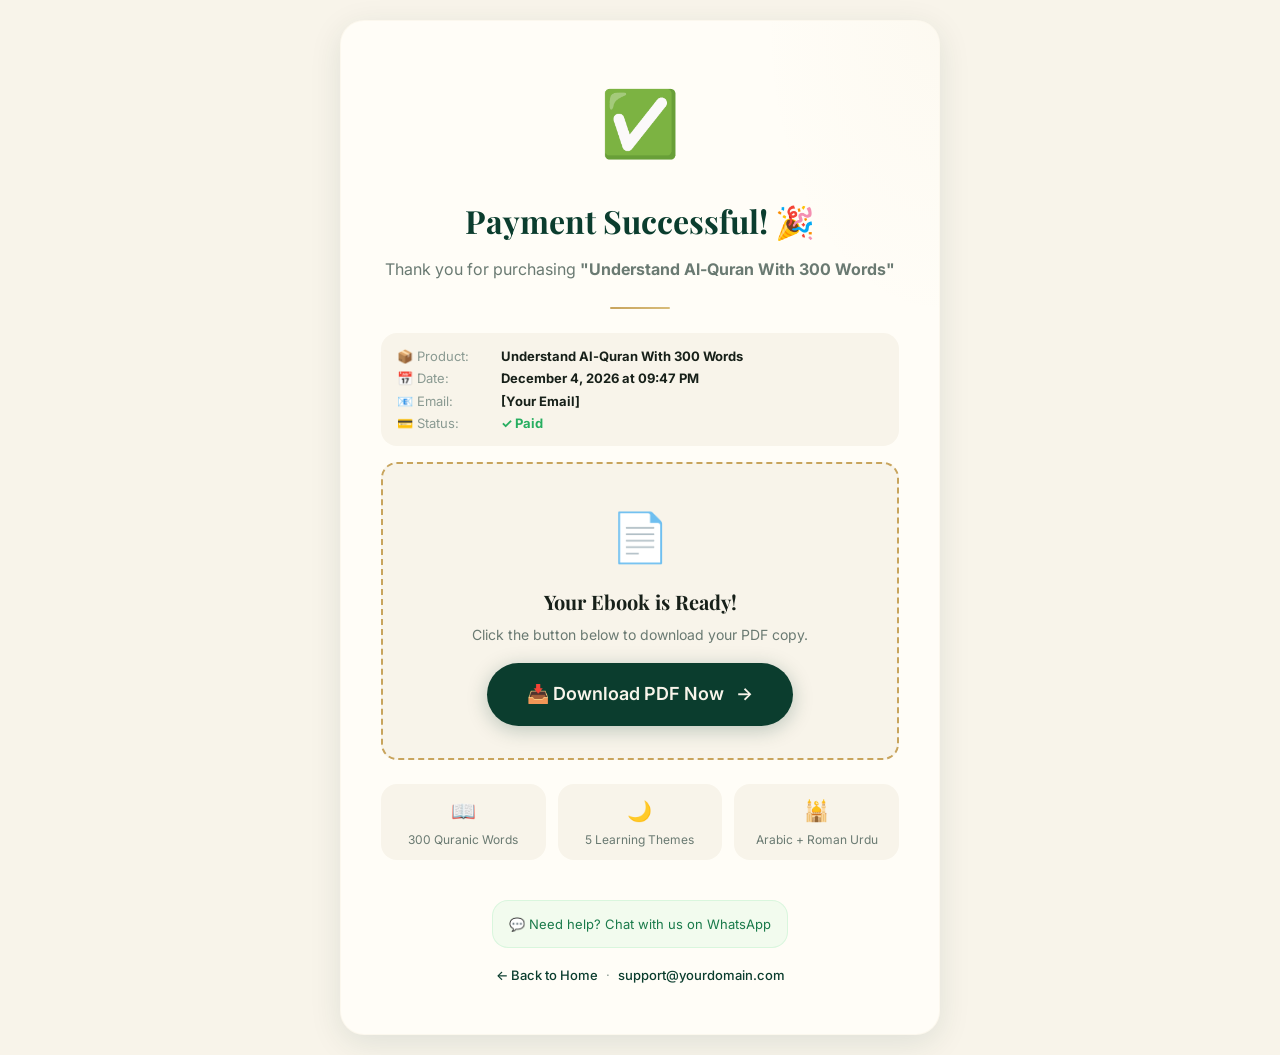
<file: thank-you.html>
<!DOCTYPE html>
<html lang="en">
<head>
  <meta charset="UTF-8" />
  <meta name="viewport" content="width=device-width, initial-scale=1.0" />
  <title>Thank You — Understand Al-Quran With 300 Words</title>
  <link rel="preconnect" href="https://fonts.googleapis.com" />
  <link rel="preconnect" href="https://fonts.gstatic.com" crossorigin />
  <link href="https://fonts.googleapis.com/css2?family=Playfair+Display:ital,wght@0,400;0,600;0,700;1,400&family=Inter:wght@300;400;500;600;700&family=Amiri:ital,wght@0,400;0,700;1,400&display=swap" rel="stylesheet" />
  <style>
    :root {
      --deep-emerald: #0B3D2E;
      --dark-emerald: #062B20;
      --emerald-light: #145A42;
      --warm-ivory: #F8F4EA;
      --soft-cream: #FFFDF7;
      --elegant-gold: #C8A45D;
      --soft-gold: #D8BC7A;
      --light-gold: #E9E2D0;
      --text-dark: #172019;
      --text-light: #F8F4EA;
      --shadow-sm: 0 2px 8px rgba(11, 61, 46, 0.06);
      --shadow-md: 0 8px 32px rgba(11, 61, 46, 0.10);
      --shadow-lg: 0 16px 48px rgba(11, 61, 46, 0.12);
      --radius: 16px;
      --radius-lg: 24px;
      --transition: 0.4s cubic-bezier(0.25, 0.46, 0.45, 0.94);
    }

    * { margin: 0; padding: 0; box-sizing: border-box; }

    body {
      font-family: 'Inter', system-ui, sans-serif;
      background: var(--warm-ivory);
      color: var(--text-dark);
      line-height: 1.7;
      min-height: 100vh;
      display: flex;
      align-items: center;
      justify-content: center;
      padding: 20px;
    }

    .thankyou-container {
      width: 100%;
      max-width: 600px;
      background: var(--soft-cream);
      border-radius: var(--radius-lg);
      padding: 48px 40px;
      box-shadow: var(--shadow-md);
      border: 1px solid rgba(200, 164, 93, 0.06);
      text-align: center;
      position: relative;
      overflow: hidden;
    }

    .thankyou-container::before {
      content: '';
      position: absolute;
      top: -30%;
      right: -30%;
      width: 60%;
      height: 60%;
      background: radial-gradient(ellipse, rgba(200, 164, 93, 0.04) 0%, transparent 70%);
      pointer-events: none;
    }

    .thankyou-icon {
      font-size: 64px;
      margin-bottom: 16px;
      display: block;
      animation: bounceIn 0.8s ease;
    }

    @keyframes bounceIn {
      0% { transform: scale(0); opacity: 0; }
      50% { transform: scale(1.2); }
      70% { transform: scale(0.9); }
      100% { transform: scale(1); opacity: 1; }
    }

    .thankyou-title {
      font-family: 'Playfair Display', serif;
      font-size: 32px;
      font-weight: 700;
      color: var(--deep-emerald);
      margin-bottom: 8px;
    }

    .thankyou-sub {
      font-size: 16px;
      color: #6a7a72;
      margin-bottom: 24px;
    }

    .thankyou-divider {
      width: 60px;
      height: 2px;
      background: linear-gradient(to right, var(--elegant-gold), var(--soft-gold));
      margin: 0 auto 24px;
      border-radius: 50px;
    }

    .download-box {
      background: var(--warm-ivory);
      border-radius: var(--radius);
      padding: 32px 24px;
      border: 2px dashed var(--elegant-gold);
      margin-bottom: 24px;
      position: relative;
      z-index: 1;
    }

    .download-box .pdf-icon {
      font-size: 48px;
      display: block;
      margin-bottom: 8px;
    }

    .download-box h3 {
      font-family: 'Playfair Display', serif;
      font-size: 20px;
      color: var(--text-dark);
      margin-bottom: 4px;
    }

    .download-box p {
      font-size: 14px;
      color: #6a7a72;
      margin-bottom: 16px;
    }

    .btn-download {
      display: inline-flex;
      align-items: center;
      gap: 12px;
      padding: 16px 40px;
      background: var(--deep-emerald);
      color: var(--text-light);
      border-radius: 50px;
      font-weight: 600;
      font-size: 18px;
      text-decoration: none;
      transition: all var(--transition);
      box-shadow: 0 4px 20px rgba(11, 61, 46, 0.25);
      border: none;
      cursor: pointer;
    }

    .btn-download:hover {
      background: var(--dark-emerald);
      transform: translateY(-2px);
      box-shadow: 0 8px 32px rgba(11, 61, 46, 0.35);
    }

    .btn-download .arrow {
      transition: transform 0.3s ease;
    }

    .btn-download:hover .arrow {
      transform: translateX(4px);
    }

    .order-details {
      font-size: 13px;
      color: #8a9a92;
      background: var(--warm-ivory);
      padding: 12px 16px;
      border-radius: var(--radius);
      margin-bottom: 16px;
      text-align: left;
      position: relative;
      z-index: 1;
    }

    .order-details strong {
      color: var(--text-dark);
    }

    .order-details .label {
      display: inline-block;
      width: 100px;
      color: #8a9a92;
    }

    .help-text {
      font-size: 13px;
      color: #8a9a92;
      position: relative;
      z-index: 1;
    }

    .help-text a {
      color: var(--deep-emerald);
      text-decoration: none;
      font-weight: 500;
    }

    .help-text a:hover {
      text-decoration: underline;
    }

    .features-grid {
      display: grid;
      grid-template-columns: 1fr 1fr 1fr;
      gap: 12px;
      margin: 20px 0 24px;
      position: relative;
      z-index: 1;
    }

    .feature-item {
      font-size: 12px;
      color: #6a7a72;
      background: var(--warm-ivory);
      padding: 10px 8px;
      border-radius: var(--radius);
    }

    .feature-item span {
      display: block;
      font-size: 20px;
      margin-bottom: 2px;
    }

    .whatsapp-support {
      background: rgba(37, 211, 102, 0.06);
      border: 1px solid rgba(37, 211, 102, 0.12);
      border-radius: var(--radius);
      padding: 12px 16px;
      font-size: 13px;
      color: #1a7a4a;
      margin-top: 16px;
      display: inline-flex;
      align-items: center;
      gap: 8px;
      text-decoration: none;
      transition: all var(--transition);
      position: relative;
      z-index: 1;
    }

    .whatsapp-support:hover {
      background: rgba(37, 211, 102, 0.1);
      transform: scale(1.02);
    }

    /* Responsive */
    @media (max-width: 600px) {
      .thankyou-container { padding: 32px 20px; }
      .thankyou-title { font-size: 26px; }
      .btn-download { width: 100%; justify-content: center; font-size: 16px; padding: 14px 20px; }
      .features-grid { grid-template-columns: 1fr; }
      .order-details .label { width: 80px; }
    }

    /* Success animation for the page */
    @keyframes fadeUp {
      from { opacity: 0; transform: translateY(20px); }
      to { opacity: 1; transform: translateY(0); }
    }

    .thankyou-container > * {
      animation: fadeUp 0.6s ease forwards;
      opacity: 0;
    }

    .thankyou-container > *:nth-child(1) { animation-delay: 0.1s; }
    .thankyou-container > *:nth-child(2) { animation-delay: 0.2s; }
    .thankyou-container > *:nth-child(3) { animation-delay: 0.3s; }
    .thankyou-container > *:nth-child(4) { animation-delay: 0.4s; }
    .thankyou-container > *:nth-child(5) { animation-delay: 0.5s; }
    .thankyou-container > *:nth-child(6) { animation-delay: 0.6s; }
    .thankyou-container > *:nth-child(7) { animation-delay: 0.7s; }
  </style>
</head>
<body>

<div class="thankyou-container">

  <!-- Success Icon -->
  <span class="thankyou-icon">✅</span>

  <!-- Title -->
  <h1 class="thankyou-title">Payment Successful! 🎉</h1>
  <p class="thankyou-sub">Thank you for purchasing <strong>"Understand Al-Quran With 300 Words"</strong></p>

  <div class="thankyou-divider"></div>

  <!-- Order Details -->
  <div class="order-details">
    <div><span class="label">📦 Product:</span> <strong>Understand Al-Quran With 300 Words</strong></div>
    <div><span class="label">📅 Date:</span> <strong id="orderDate">Loading...</strong></div>
    <div><span class="label">📧 Email:</span> <strong id="orderEmail">[Your Email]</strong></div>
    <div><span class="label">💳 Status:</span> <strong style="color: #27ae60;">✓ Paid</strong></div>
  </div>

  <!-- Download Box -->
  <div class="download-box">
    <span class="pdf-icon">📄</span>
    <h3>Your Ebook is Ready!</h3>
    <p>Click the button below to download your PDF copy.</p>
    <a href="#" class="btn-download" id="downloadBtn" onclick="downloadPDF()">
      📥 Download PDF Now
      <span class="arrow">→</span>
    </a>
  </div>

  <!-- Features -->
  <div class="features-grid">
    <div class="feature-item">
      <span>📖</span>
      300 Quranic Words
    </div>
    <div class="feature-item">
      <span>🌙</span>
      5 Learning Themes
    </div>
    <div class="feature-item">
      <span>🕌</span>
      Arabic + Roman Urdu
    </div>
  </div>

  <!-- Support -->
  <div style="position: relative; z-index: 1;">
    <a href="https://wa.me/YOUR_WHATSAPP_NUMBER" class="whatsapp-support" target="_blank">
      💬 Need help? Chat with us on WhatsApp
    </a>
  </div>

  <p class="help-text" style="margin-top: 16px;">
    <a href="index.html">← Back to Home</a> &nbsp;·&nbsp; 
    <a href="mailto:support@yourdomain.com">support@yourdomain.com</a>
  </p>

</div>

<script>
  /**
   * ============================================================
   * THANK YOU PAGE LOGIC
   * ============================================================
   */

  // --- Set current date ---
  document.getElementById('orderDate').textContent = new Date().toLocaleDateString('en-US', {
    year: 'numeric',
    month: 'long',
    day: 'numeric',
    hour: '2-digit',
    minute: '2-digit'
  });

  // --- Get email from URL params ---
  const urlParams = new URLSearchParams(window.location.search);
  const email = urlParams.get('email') || '[Your Email]';
  document.getElementById('orderEmail').textContent = email;

  // --- Download PDF Function ---
  function downloadPDF() {
    // Option 1: If you have a real PDF file uploaded
    // window.location.href = 'assets/understand-al-quran-300-words.pdf.pdf';

    // Option 2: Generate a sample PDF (for demo)
    // For now, we'll show a message and provide a link
    const btn = document.getElementById('downloadBtn');
    const originalText = btn.innerHTML;

    // Check if we have a real PDF
    const pdfUrl = 'assets/understand-al-quran-300-words.pdf.pdf';

    // Try to fetch the PDF to see if it exists
    fetch(pdfUrl, { method: 'HEAD' })
      .then(response => {
        if (response.ok) {
          // PDF exists, download it
          window.location.href = pdfUrl;
        } else {
          // PDF doesn't exist, show instruction
          btn.innerHTML = '📄 File Not Found — Follow Instructions ↓';
          btn.style.background = '#c0392b';

          // Show instructions
          const downloadBox = document.querySelector('.download-box');
          const instructionDiv = document.createElement('div');
          instructionDiv.style.cssText = `
            background: #fff3cd;
            border: 1px solid #ffc107;
            border-radius: 12px;
            padding: 16px;
            margin-top: 16px;
            text-align: left;
            font-size: 14px;
            color: #856404;
          `;
          instructionDiv.innerHTML = `
            <strong>📌 How to add your PDF:</strong><br />
            1. Upload your PDF file to the <strong>assets/</strong> folder<br />
            2. Name it: <strong>understand-al-quran-300-words.pdf</strong><br />
            3. Refresh this page and click download again<br /><br />
            <small>Or contact support to get your download link.</small>
          `;
          downloadBox.appendChild(instructionDiv);

          setTimeout(() => {
            btn.innerHTML = originalText;
            btn.style.background = '';
          }, 5000);
        }
      })
      .catch(() => {
        // PDF doesn't exist, show instruction
        btn.innerHTML = '📄 File Not Found — Follow Instructions ↓';
        btn.style.background = '#c0392b';

        const downloadBox = document.querySelector('.download-box');
        const instructionDiv = document.createElement('div');
        instructionDiv.style.cssText = `
          background: #fff3cd;
          border: 1px solid #ffc107;
          border-radius: 12px;
          padding: 16px;
          margin-top: 16px;
          text-align: left;
          font-size: 14px;
          color: #856404;
        `;
        instructionDiv.innerHTML = `
          <strong>📌 How to add your PDF:</strong><br />
          1. Upload your PDF file to the <strong>assets/</strong> folder<br />
          2. Name it: <strong>understand-al-quran-300-words.pdf</strong><br />
          3. Refresh this page and click download again
        `;
        downloadBox.appendChild(instructionDiv);

        setTimeout(() => {
          btn.innerHTML = originalText;
          btn.style.background = '';
        }, 5000);
      });
  }

  // --- Track Page View for Thank You ---
  console.log('✅ Thank You Page Loaded — Payment Successful!');

  // If Meta Pixel is installed, track Purchase event
  if (typeof fbq !== 'undefined') {
    fbq('track', 'Purchase', {
      value: 299,
      currency: 'INR',
      content_name: 'Understand Al-Quran With 300 Words',
      content_type: 'product'
    });
  }

  // --- Also trigger download after 2 seconds (optional) ---
  // Uncomment below to auto-download after 2 seconds
  // setTimeout(downloadPDF, 2000);
</script>

</body>
</html>
</file>
<file: style.css>
/* ===== CSS VARIABLES ===== */
:root {
  --deep-emerald: #0B3D2E;
  --dark-emerald: #062B20;
  --emerald-light: #145A42;
  --warm-ivory: #F8F4EA;
  --soft-cream: #FFFDF7;
  --elegant-gold: #C8A45D;
  --soft-gold: #D8BC7A;
  --light-gold: #E9E2D0;
  --text-dark: #172019;
  --text-light: #F8F4EA;
  
  --font-heading: 'Playfair Display', 'Cormorant Garamond', serif;
  --font-body: 'Inter', 'Manrope', sans-serif;
  --font-arabic: 'Amiri', 'Noto Naskh Arabic', serif;
  
  --shadow-sm: 0 2px 8px rgba(11, 61, 46, 0.06);
  --shadow-md: 0 8px 32px rgba(11, 61, 46, 0.10);
  --shadow-lg: 0 16px 48px rgba(11, 61, 46, 0.12);
  --shadow-glow: 0 0 60px rgba(200, 164, 93, 0.15);
  
  --radius: 16px;
  --radius-lg: 24px;
  --transition: 0.4s cubic-bezier(0.25, 0.46, 0.45, 0.94);
}

/* ===== RESET & BASE ===== */
* {
  margin: 0;
  padding: 0;
  box-sizing: border-box;
}

html {
  scroll-behavior: smooth;
  -webkit-text-size-adjust: 100%;
}

body {
  font-family: var(--font-body);
  background: var(--warm-ivory);
  color: var(--text-dark);
  line-height: 1.7;
  overflow-x: hidden;
  -webkit-font-smoothing: antialiased;
}

img {
  max-width: 100%;
  display: block;
}

a {
  text-decoration: none;
  color: inherit;
}

.container {
  width: 100%;
  max-width: 1200px;
  margin: 0 auto;
  padding: 0 20px;
}

/* ===== BUTTONS ===== */
.btn {
  display: inline-flex;
  align-items: center;
  justify-content: center;
  padding: 14px 32px;
  border-radius: 50px;
  font-weight: 600;
  font-size: 16px;
  letter-spacing: 0.02em;
  border: none;
  cursor: pointer;
  transition: all var(--transition);
  text-align: center;
  min-height: 56px;
}

.btn-primary {
  background: var(--deep-emerald);
  color: var(--text-light);
  box-shadow: 0 4px 20px rgba(11, 61, 46, 0.25);
}

.btn-primary:hover {
  background: var(--dark-emerald);
  transform: translateY(-2px);
  box-shadow: 0 8px 32px rgba(11, 61, 46, 0.35);
}

.btn-gold {
  background: var(--elegant-gold);
  color: var(--text-dark);
  box-shadow: 0 4px 20px rgba(200, 164, 93, 0.25);
}

.btn-gold:hover {
  background: var(--soft-gold);
  transform: translateY(-2px);
  box-shadow: 0 8px 32px rgba(200, 164, 93, 0.35);
}

.btn-sm {
  padding: 8px 20px;
  min-height: 40px;
  font-size: 14px;
}

.btn-hero {
  padding: 16px 40px;
  font-size: 18px;
}

.btn-final {
  padding: 18px 48px;
  font-size: 20px;
}

.btn-sticky {
  padding: 14px 24px;
  font-size: 16px;
  width: 100%;
  border-radius: 12px;
}

/* ===== SITE HEADER ===== */
.site-header {
  position: fixed;
  top: 0;
  left: 0;
  right: 0;
  z-index: 1000;
  padding: 12px 0;
  transition: all var(--transition);
  background: transparent;
}

.site-header.scrolled {
  background: rgba(255, 253, 247, 0.92);
  backdrop-filter: blur(16px) saturate(180%);
  box-shadow: 0 1px 24px rgba(11, 61, 46, 0.06);
  padding: 8px 0;
}

.header-inner {
  display: flex;
  align-items: center;
  justify-content: space-between;
}

.brand {
  display: flex;
  align-items: center;
  gap: 10px;
  font-family: var(--font-heading);
}

.brand-icon {
  font-family: var(--font-arabic);
  font-size: 22px;
  color: var(--elegant-gold);
}

.brand-name {
  font-size: 20px;
  font-weight: 700;
  color: var(--deep-emerald);
  letter-spacing: -0.02em;
}

.brand-highlight {
  color: var(--elegant-gold);
}

/* ===== HERO ===== */
.hero {
  min-height: 100vh;
  display: flex;
  align-items: center;
  padding: 100px 0 60px;
  background: linear-gradient(170deg, var(--soft-cream) 0%, var(--warm-ivory) 100%);
  position: relative;
  overflow: hidden;
}

.hero::before {
  content: '';
  position: absolute;
  top: -30%;
  right: -20%;
  width: 70%;
  height: 80%;
  background: radial-gradient(ellipse, rgba(200, 164, 93, 0.06) 0%, transparent 70%);
  pointer-events: none;
}

.hero-grid {
  display: grid;
  grid-template-columns: 1fr 1fr;
  gap: 60px;
  align-items: center;
  position: relative;
  z-index: 1;
}

.hero-content {
  display: flex;
  flex-direction: column;
  gap: 24px;
}

.hero-badge {
  display: inline-block;
  background: rgba(200, 164, 93, 0.12);
  color: var(--elegant-gold);
  padding: 6px 18px;
  border-radius: 50px;
  font-size: 12px;
  font-weight: 600;
  letter-spacing: 0.06em;
  text-transform: uppercase;
  width: fit-content;
  border: 1px solid rgba(200, 164, 93, 0.15);
}

.hero-title {
  font-family: var(--font-heading);
  font-size: clamp(36px, 5.5vw, 64px);
  font-weight: 700;
  line-height: 1.1;
  color: var(--text-dark);
  letter-spacing: -0.02em;
}

.hero-title span {
  color: var(--deep-emerald);
}

.hero-text {
  font-size: clamp(16px, 1.2vw, 20px);
  color: #4a5a52;
  max-width: 540px;
  line-height: 1.8;
}

.hero-actions {
  display: flex;
  flex-direction: column;
  gap: 16px;
  margin-top: 8px;
}

.hero-features {
  display: flex;
  gap: 20px;
  flex-wrap: wrap;
  font-size: 14px;
  color: #5a6a62;
}

.hero-features span {
  display: flex;
  align-items: center;
  gap: 6px;
}

/* ===== EBOOK MOCKUP ===== */
.hero-visual {
  display: flex;
  justify-content: center;
  align-items: center;
}

.ebook-mockup {
  position: relative;
  width: 100%;
  max-width: 380px;
}

.mockup-cover {
  background: linear-gradient(145deg, #0B3D2E 0%, #145A42 50%, #0B3D2E 100%);
  border-radius: 16px 8px 8px 16px;
  padding: 40px 32px;
  aspect-ratio: 3/4;
  display: flex;
  align-items: center;
  justify-content: center;
  text-align: center;
  position: relative;
  box-shadow: 
    0 20px 60px rgba(11, 61, 46, 0.25),
    inset 0 1px 0 rgba(255, 255, 255, 0.05);
  border: 1px solid rgba(200, 164, 93, 0.15);
  transform: perspective(1200px) rotateY(-4deg) rotateX(2deg);
  transition: transform 0.6s ease;
}

.mockup-cover:hover {
  transform: perspective(1200px) rotateY(-2deg) rotateX(1deg) translateY(-6px);
}

.mockup-cover::after {
  content: '';
  position: absolute;
  right: -1px;
  top: 8%;
  height: 84%;
  width: 4px;
  background: linear-gradient(to bottom, var(--elegant-gold), var(--soft-gold));
  border-radius: 0 2px 2px 0;
  opacity: 0.5;
}

.mockup-inner {
  display: flex;
  flex-direction: column;
  align-items: center;
  gap: 8px;
}

.mockup-bismillah {
  font-family: var(--font-arabic);
  font-size: 28px;
  color: var(--elegant-gold);
  opacity: 0.6;
}

.mockup-title {
  font-family: var(--font-heading);
  font-size: 24px;
  font-weight: 700;
  color: var(--soft-cream);
  letter-spacing: 0.02em;
}

.mockup-sub {
  font-family: var(--font-heading);
  font-size: 18px;
  font-weight: 400;
  color: var(--elegant-gold);
  letter-spacing: 0.1em;
}

.mockup-deco {
  width: 60px;
  height: 2px;
  background: linear-gradient(to right, transparent, var(--elegant-gold), transparent);
  margin: 8px 0;
}

.mockup-meta {
  font-size: 11px;
  color: rgba(255, 255, 255, 0.4);
  letter-spacing: 0.08em;
  text-transform: uppercase;
}

.mockup-glow {
  position: absolute;
  top: -20%;
  right: -20%;
  width: 60%;
  height: 60%;
  background: radial-gradient(ellipse, rgba(200, 164, 93, 0.08) 0%, transparent 70%);
  pointer-events: none;
  animation: glowPulse 4s ease-in-out infinite;
}

.mockup-arch {
  position: absolute;
  top: -10%;
  left: -5%;
  width: 110%;
  height: 120%;
  border: 1px solid rgba(200, 164, 93, 0.04);
  border-radius: 50% 50% 0 0 / 30% 30% 0 0;
  pointer-events: none;
}

@keyframes glowPulse {
  0%, 100% { opacity: 0.5; transform: scale(1); }
  50% { opacity: 1; transform: scale(1.05); }
}

.small-mockup {
  max-width: 200px;
  padding: 28px 20px;
}

.small-mockup .mockup-title {
  font-size: 18px;
}
.small-mockup .mockup-sub {
  font-size: 14px;
}
.small-mockup .mockup-bismillah {
  font-size: 20px;
}

/* ===== SECTION TITLES ===== */
.section-title {
  font-family: var(--font-heading);
  font-size: clamp(28px, 3.5vw, 44px);
  font-weight: 700;
  text-align: center;
  color: var(--text-dark);
  margin-bottom: 12px;
  letter-spacing: -0.01em;
}

.section-sub {
  text-align: center;
  color: #5a6a62;
  font-size: clamp(16px, 1.1vw, 20px);
  max-width: 700px;
  margin: 0 auto 48px;
  line-height: 1.8;
}

/* ===== REFLECTION SECTION ===== */
.reflection-section {
  padding: 80px 0;
  background: var(--soft-cream);
  border-top: 1px solid rgba(200, 164, 93, 0.08);
  border-bottom: 1px solid rgba(200, 164, 93, 0.08);
}

.reflection-inner {
  max-width: 720px;
  margin: 0 auto;
  text-align: center;
}

.reflection-headline {
  font-family: var(--font-heading);
  font-size: clamp(28px, 3vw, 40px);
  font-weight: 700;
  color: var(--text-dark);
  margin-bottom: 32px;
  line-height: 1.2;
}

.reflection-text p {
  font-size: 18px;
  color: #4a5a52;
  margin-bottom: 4px;
  opacity: 0.7;
}

.reflection-pause {
  height: 40px;
}

.reflection-question {
  font-family: var(--font-heading);
  font-size: clamp(24px, 2.5vw, 34px);
  color: var(--deep-emerald);
  margin-bottom: 20px;
}

.reflection-continue {
  font-size: 17px;
  color: #4a5a52;
  line-height: 1.9;
  margin-bottom: 32px;
}

.reflection-hope p {
  font-size: 18px;
  color: var(--deep-emerald);
  font-weight: 500;
  margin-bottom: 4px;
}

/* ===== INFOGRAPHIC SECTION ===== */
.infographic-section {
  padding: 80px 0;
  background: var(--warm-ivory);
}

.infographic-card {
  background: var(--soft-cream);
  border-radius: var(--radius-lg);
  padding: 40px 32px;
  margin-bottom: 32px;
  box-shadow: var(--shadow-sm);
  border: 1px solid rgba(200, 164, 93, 0.06);
  text-align: center;
}

.infographic-grid {
  display: grid;
  grid-template-columns: 1fr 1fr;
  gap: 32px;
  margin-bottom: 48px;
}

.stat-number {
  font-family: var(--font-heading);
  font-size: clamp(48px, 5vw, 80px);
  font-weight: 700;
  color: var(--deep-emerald);
  line-height: 1;
}

.stat-label {
  font-size: 14px;
  font-weight: 600;
  letter-spacing: 0.12em;
  text-transform: uppercase;
  color: #5a6a62;
  margin-top: 4px;
}

.stat-note {
  color: #6a7a72;
  font-size: 15px;
  margin-top: 8px;
}

.stat-source {
  font-size: 12px;
  color: #8a9a92;
  margin-top: 12px;
}

/* ===== PIE CHART ===== */
.chart-card {
  padding: 32px 24px;
}

.chart-title {
  font-size: 18px;
  font-weight: 600;
  color: var(--text-dark);
  margin-bottom: 24px;
}

.chart-container {
  display: flex;
  justify-content: center;
  margin-bottom: 20px;
}

.pie-chart {
  width: 200px;
  height: 200px;
  border-radius: 50%;
  position: relative;
  background: #e8e4dc;
  overflow: hidden;
}

.pie-segment {
  position: absolute;
  top: 0;
  left: 0;
  width: 100%;
  height: 100%;
  border-radius: 50%;
  clip-path: polygon(50% 50%, 50% 0%, 100% 0%, 100% 100%, 0% 100%, 0% 0%, 50% 0%);
  transform: rotate(0deg);
  transition: all 1s ease;
}

#pieUnderstand {
  background: var(--deep-emerald);
  clip-path: polygon(50% 50%, 50% 0%, 100% 0%, 100% 100%, 50% 100%);
  transform: rotate(0deg);
}

#pieTranslate {
  background: #d4cfc5;
  clip-path: polygon(50% 50%, 50% 0%, 0% 0%, 0% 100%, 50% 100%);
  transform: rotate(0deg);
}

.pie-center {
  position: absolute;
  top: 50%;
  left: 50%;
  transform: translate(-50%, -50%);
  width: 80px;
  height: 80px;
  background: var(--soft-cream);
  border-radius: 50%;
  display: flex;
  align-items: center;
  justify-content: center;
  font-weight: 700;
  font-size: 18px;
  color: var(--deep-emerald);
  box-shadow: 0 2px 12px rgba(0,0,0,0.04);
}

.chart-legend {
  display: flex;
  justify-content: center;
  gap: 24px;
  flex-wrap: wrap;
  font-size: 14px;
  color: #4a5a52;
}

.legend-dot {
  display: inline-block;
  width: 12px;
  height: 12px;
  border-radius: 50%;
  margin-right: 6px;
  vertical-align: middle;
}

.legend-dot.understand {
  background: var(--deep-emerald);
}
.legend-dot.translate {
  background: #d4cfc5;
}

.chart-disclaimer {
  font-size: 11px;
  color: #8a9a92;
  margin-top: 16px;
  letter-spacing: 0.04em;
  text-transform: uppercase;
  background: rgba(200, 164, 93, 0.06);
  padding: 6px 16px;
  border-radius: 50px;
  display: inline-block;
}

/* ===== BAR CHART ===== */
.bar-chart {
  max-width: 400px;
  margin: 0 auto;
}

.bar-item {
  display: grid;
  grid-template-columns: 140px 1fr 48px;
  gap: 12px;
  align-items: center;
  margin-bottom: 14px;
}

.bar-label {
  font-size: 13px;
  font-weight: 500;
  color: #4a5a52;
  text-align: right;
}

.bar-track {
  height: 20px;
  background: #e8e4dc;
  border-radius: 50px;
  overflow: hidden;
  position: relative;
}

.bar-fill {
  height: 100%;
  border-radius: 50px;
  background: var(--deep-emerald);
  transition: width 1.2s cubic-bezier(0.25, 0.46, 0.45, 0.94);
  width: 0%;
}

.bar-fill.bar-understand {
  background: var(--deep-emerald);
}
.bar-fill.bar-translate {
  background: #d4cfc5;
}

.bar-value {
  font-size: 13px;
  font-weight: 600;
  color: var(--text-dark);
}

/* ===== INFOGRAPHIC MESSAGE ===== */
.infographic-message {
  text-align: center;
  padding: 48px 32px;
  background: var(--soft-cream);
  border-radius: var(--radius-lg);
  border: 1px solid rgba(200, 164, 93, 0.06);
  box-shadow: var(--shadow-sm);
}

.infographic-message h3 {
  font-family: var(--font-heading);
  font-size: clamp(24px, 2.5vw, 34px);
  color: var(--text-dark);
  margin-bottom: 4px;
}

.infographic-message h4 {
  font-family: var(--font-heading);
  font-size: clamp(18px, 1.8vw, 24px);
  color: var(--deep-emerald);
  margin-bottom: 16px;
}

.infographic-message p {
  color: #4a5a52;
  font-size: 16px;
  line-height: 1.9;
}

.infographic-hope {
  font-weight: 500;
  color: var(--deep-emerald) !important;
  margin: 16px 0 24px;
}

/* ===== BIG IDEA ===== */
.big-idea {
  padding: 80px 0;
  background: var(--soft-cream);
  border-top: 1px solid rgba(200, 164, 93, 0.06);
}

.big-idea-stats {
  display: flex;
  justify-content: center;
  gap: 40px;
  flex-wrap: wrap;
  margin: 40px 0 16px;
}

.stat-block {
  text-align: center;
}

.stat-number-large {
  display: block;
  font-family: var(--font-heading);
  font-size: clamp(42px, 4.5vw, 64px);
  font-weight: 700;
  color: var(--deep-emerald);
  line-height: 1.1;
}

.stat-label-large {
  font-size: 13px;
  font-weight: 600;
  letter-spacing: 0.12em;
  text-transform: uppercase;
  color: #5a6a62;
}

.big-idea-disclaimer {
  text-align: center;
  font-size: 13px;
  color: #8a9a92;
  font-style: italic;
}

/* ===== THEMES ===== */
.themes-section {
  padding: 80px 0;
  background: var(--warm-ivory);
}

.themes-grid {
  display: grid;
  grid-template-columns: repeat(auto-fit, minmax(200px, 1fr));
  gap: 24px;
}

.theme-card {
  background: var(--soft-cream);
  padding: 28px 20px;
  border-radius: var(--radius);
  text-align: center;
  border: 1px solid rgba(200, 164, 93, 0.06);
  box-shadow: var(--shadow-sm);
  transition: all var(--transition);
}

.theme-card:hover {
  transform: translateY(-4px);
  box-shadow: var(--shadow-md);
  border-color: rgba(200, 164, 93, 0.15);
}

.theme-number {
  font-size: 12px;
  font-weight: 700;
  color: var(--elegant-gold);
  letter-spacing: 0.1em;
  display: block;
  margin-bottom: 8px;
}

.theme-icon {
  font-family: var(--font-arabic);
  font-size: 28px;
  color: var(--deep-emerald);
  display: block;
  margin-bottom: 8px;
}

.theme-title {
  font-family: var(--font-heading);
  font-size: 18px;
  font-weight: 600;
  color: var(--text-dark);
  margin-bottom: 6px;
}

.theme-desc {
  font-size: 14px;
  color: #5a6a62;
  line-height: 1.6;
}

/* ===== INSIDE SECTION ===== */
.inside-section {
  padding: 80px 0;
  background: var(--soft-cream);
}

.sample-grid {
  display: grid;
  grid-template-columns: repeat(auto-fit, minmax(220px, 1fr));
  gap: 24px;
  max-width: 800px;
  margin: 0 auto;
}

.sample-card {
  background: var(--warm-ivory);
  padding: 24px 20px;
  border-radius: var(--radius);
  text-align: center;
  border: 1px solid rgba(200, 164, 93, 0.06);
  box-shadow: var(--shadow-sm);
}

.sample-arabic {
  font-family: var(--font-arabic);
  font-size: 32px;
  color: var(--deep-emerald);
  display: block;
  margin-bottom: 4px;
}

.sample-urdu {
  font-size: 18px;
  font-weight: 500;
  color: var(--text-dark);
  display: block;
}

.sample-english {
  font-size: 14px;
  color: #5a6a62;
  display: block;
  margin-bottom: 6px;
}

.sample-frequency {
  font-size: 11px;
  font-weight: 600;
  color: var(--elegant-gold);
  text-transform: uppercase;
  letter-spacing: 0.06em;
  display: block;
}

.sample-ayah {
  font-size: 12px;
  color: #8a9a92;
  display: block;
  margin-top: 4px;
}

.sample-note {
  text-align: center;
  font-size: 13px;
  color: #8a9a92;
  margin-top: 24px;
  font-style: italic;
}

/* ===== AUDIENCE ===== */
.audience-section {
  padding: 80px 0;
  background: var(--warm-ivory);
}

.audience-grid {
  display: grid;
  grid-template-columns: repeat(auto-fit, minmax(250px, 1fr));
  gap: 12px;
  max-width: 800px;
  margin: 0 auto 24px;
}

.audience-item {
  padding: 12px 16px;
  background: var(--soft-cream);
  border-radius: 12px;
  font-size: 15px;
  color: #3a4a42;
  border: 1px solid rgba(200, 164, 93, 0.04);
}

.audience-disclaimer {
  text-align: center;
  font-size: 14px;
  color: #6a7a72;
  max-width: 600px;
  margin: 0 auto;
  padding: 16px;
  background: rgba(200, 164, 93, 0.04);
  border-radius: var(--radius);
  border: 1px solid rgba(200, 164, 93, 0.06);
}

/* ===== BENEFITS ===== */
.benefits-section {
  padding: 80px 0;
  background: var(--soft-cream);
}

.benefits-grid {
  display: grid;
  grid-template-columns: repeat(auto-fit, minmax(220px, 1fr));
  gap: 24px;
}

.benefit-card {
  background: var(--warm-ivory);
  padding: 28px 20px;
  border-radius: var(--radius);
  text-align: center;
  border: 1px solid rgba(200, 164, 93, 0.04);
  box-shadow: var(--shadow-sm);
  transition: all var(--transition);
}

.benefit-card:hover {
  transform: translateY(-4px);
  box-shadow: var(--shadow-md);
  border-color: rgba(200, 164, 93, 0.1);
}

.benefit-icon {
  font-size: 32px;
  display: block;
  margin-bottom: 12px;
}

.benefit-card h4 {
  font-family: var(--font-heading);
  font-size: 18px;
  font-weight: 600;
  color: var(--text-dark);
  margin-bottom: 4px;
}

.benefit-card p {
  font-size: 14px;
  color: #5a6a62;
  line-height: 1.6;
}

/* ===== SHOWCASE ===== */
.showcase-section {
  padding: 80px 0;
  background: var(--warm-ivory);
  text-align: center;
}

.showcase-sub {
  font-family: var(--font-heading);
  font-size: clamp(22px, 2.5vw, 34px);
  color: var(--deep-emerald);
  margin-bottom: 24px;
}

.showcase-features {
  display: grid;
  grid-template-columns: repeat(auto-fit, minmax(200px, 1fr));
  gap: 12px;
  max-width: 700px;
  margin: 0 auto 32px;
  text-align: left;
}

.showcase-features span {
  padding: 8px 12px;
  background: var(--soft-cream);
  border-radius: 8px;
  font-size: 14px;
  color: #3a4a42;
}

.showcase-mockup {
  display: flex;
  justify-content: center;
}

/* ===== HOW IT WORKS ===== */
.howitworks {
  padding: 80px 0;
  background: var(--soft-cream);
}

.steps {
  display: grid;
  grid-template-columns: repeat(auto-fit, minmax(200px, 1fr));
  gap: 32px;
  max-width: 800px;
  margin: 0 auto;
}

.step {
  text-align: center;
}

.step-number {
  display: inline-flex;
  align-items: center;
  justify-content: center;
  width: 48px;
  height: 48px;
  border-radius: 50%;
  background: var(--deep-emerald);
  color: var(--text-light);
  font-weight: 700;
  font-size: 18px;
  margin-bottom: 12px;
}

.step h4 {
  font-family: var(--font-heading);
  font-size: 20px;
  font-weight: 600;
  color: var(--text-dark);
  margin-bottom: 4px;
}

.step p {
  font-size: 15px;
  color: #5a6a62;
}

/* ===== MOTIVATION ===== */
.motivation-section {
  padding: 80px 0;
  background: var(--deep-emerald);
  color: var(--text-light);
  text-align: center;
  position: relative;
  overflow: hidden;
}

.motivation-section::before {
  content: '';
  position: absolute;
  top: -30%;
  right: -20%;
  width: 60%;
  height: 80%;
  background: radial-gradient(ellipse, rgba(200, 164, 93, 0.06) 0%, transparent 70%);
  pointer-events: none;
}

.motivation-headline {
  font-family: var(--font-heading);
  font-size: clamp(28px, 3.5vw, 44px);
  font-weight: 700;
  margin-bottom: 8px;
  position: relative;
  z-index: 1;
}

.motivation-sub {
  font-family: var(--font-heading);
  font-size: clamp(20px, 2vw, 30px);
  color: var(--elegant-gold);
  margin-bottom: 24px;
  position: relative;
  z-index: 1;
}

.motivation-text {
  font-size: clamp(16px, 1.1vw, 19px);
  opacity: 0.85;
  max-width: 600px;
  margin: 0 auto 32px;
  line-height: 2;
  position: relative;
  z-index: 1;
}

.motivation-close {
  font-family: var(--font-heading);
  font-size: clamp(22px, 2.5vw, 34px);
  color: var(--elegant-gold);
  margin-bottom: 32px;
  position: relative;
  z-index: 1;
}

.motivation-section .btn {
  position: relative;
  z-index: 1;
}

/* ===== TESTIMONIALS ===== */
.testimonials {
  padding: 80px 0;
  background: var(--warm-ivory);
}

.testimonial-grid {
  display: grid;
  grid-template-columns: repeat(auto-fit, minmax(240px, 1fr));
  gap: 24px;
  max-width: 900px;
  margin: 0 auto;
}

.testimonial-card {
  background: var(--soft-cream);
  padding: 24px 20px;
  border-radius: var(--radius);
  border: 1px solid rgba(200, 164, 93, 0.06);
  box-shadow: var(--shadow-sm);
}

.testimonial-label {
  font-size: 10px;
  font-weight: 600;
  letter-spacing: 0.08em;
  text-transform: uppercase;
  color: var(--elegant-gold);
  display: block;
  margin-bottom: 8px;
}

.testimonial-text {
  font-size: 15px;
  color: #4a5a52;
  font-style: italic;
  line-height: 1.7;
}

/* ===== AUTHOR ===== */
.author-section {
  padding: 80px 0;
  background: var(--soft-cream);
  text-align: center;
}

.author-placeholder {
  display: flex;
  align-items: center;
  justify-content: center;
  gap: 24px;
  flex-wrap: wrap;
  max-width: 500px;
  margin: 0 auto;
  padding: 32px;
  background: var(--warm-ivory);
  border-radius: var(--radius-lg);
  border: 1px solid rgba(200, 164, 93, 0.06);
}

.author-avatar {
  width: 80px;
  height: 80px;
  border-radius: 50%;
  background: var(--light-gold);
  display: flex;
  align-items: center;
  justify-content: center;
  font-size: 12px;
  color: #5a6a62;
}

.author-info h4 {
  font-family: var(--font-heading);
  font-size: 20px;
  font-weight: 600;
  color: var(--text-dark);
}

.author-info p {
  font-size: 14px;
  color: #5a6a62;
}

/* ===== FAQ ===== */
.faq-section {
  padding: 80px 0;
  background: var(--warm-ivory);
}

.faq-list {
  max-width: 700px;
  margin: 0 auto;
}

.faq-item {
  background: var(--soft-cream);
  border-radius: var(--radius);
  margin-bottom: 12px;
  border: 1px solid rgba(200, 164, 93, 0.04);
  box-shadow: var(--shadow-sm);
  overflow: hidden;
}

.faq-question {
  width: 100%;
  padding: 18px 24px;
  background: transparent;
  border: none;
  display: flex;
  justify-content: space-between;
  align-items: center;
  font-size: 16px;
  font-weight: 500;
  color: var(--text-dark);
  cursor: pointer;
  transition: all 0.3s ease;
  font-family: var(--font-body);
  text-align: left;
  gap: 16px;
}

.faq-question:hover {
  background: rgba(200, 164, 93, 0.03);
}

.faq-icon {
  font-size: 22px;
  font-weight: 300;
  color: var(--elegant-gold);
  transition: transform 0.3s ease;
  flex-shrink: 0;
}

.faq-question[aria-expanded="true"] .faq-icon {
  transform: rotate(45deg);
}

.faq-answer {
  max-height: 0;
  overflow: hidden;
  transition: max-height 0.4s ease, padding 0.3s ease;
  padding: 0 24px;
  color: #5a6a62;
  font-size: 15px;
  line-height: 1.7;
}

.faq-question[aria-expanded="true"] + .faq-answer {
  max-height: 300px;
  padding: 0 24px 20px;
}

/* ===== FINAL CTA ===== */
.final-cta {
  padding: 80px 0;
  background: var(--deep-emerald);
  color: var(--text-light);
  text-align: center;
  position: relative;
  overflow: hidden;
}

.final-cta::before {
  content: '';
  position: absolute;
  top: -20%;
  left: -10%;
  width: 60%;
  height: 80%;
  background: radial-gradient(ellipse, rgba(200, 164, 93, 0.06) 0%, transparent 70%);
  pointer-events: none;
}

.final-cta-inner {
  position: relative;
  z-index: 1;
}

.final-title {
  font-family: var(--font-heading);
  font-size: clamp(30px, 3.5vw, 48px);
  font-weight: 700;
  margin-bottom: 8px;
}

.final-text {
  font-size: clamp(16px, 1.2vw, 20px);
  opacity: 0.8;
  margin-bottom: 32px;
}

.final-meta {
  font-size: 14px;
  opacity: 0.5;
  margin-top: 16px;
  letter-spacing: 0.04em;
}

/* ===== STICKY CTA ===== */
.sticky-cta {
  display: none;
  position: fixed;
  bottom: 0;
  left: 0;
  right: 0;
  padding: 12px 20px;
  background: rgba(255, 253, 247, 0.95);
  backdrop-filter: blur(12px) saturate(180%);
  border-top: 1px solid rgba(200, 164, 93, 0.08);
  z-index: 999;
  box-shadow: 0 -4px 20px rgba(0,0,0,0.04);
}

.sticky-cta.visible {
  display: block;
}

/* ===== RESPONSIVE ===== */
@media (max-width: 1024px) {
  .hero-grid {
    gap: 40px;
  }
}

@media (max-width: 768px) {
  .hero-grid {
    grid-template-columns: 1fr;
    text-align: center;
    gap: 40px;
  }
  
  .hero-content {
    align-items: center;
  }
  
  .hero-text {
    max-width: 100%;
  }
  
  .hero-features {
    justify-content: center;
  }
  
  .hero-visual {
    order: -1;
  }
  
  .ebook-mockup {
    max-width: 280px;
  }
  
  .infographic-grid {
    grid-template-columns: 1fr;
  }
  
  .big-idea-stats {
    gap: 24px;
  }
  
  .stat-number-large {
    font-size: 36px;
  }
  
  .themes-grid {
    grid-template-columns: 1fr 1fr;
  }
  
  .benefits-grid {
    grid-template-columns: 1fr 1fr;
  }
  
  .sample-grid {
    grid-template-columns: 1fr;
  }
  
  .steps {
    grid-template-columns: 1fr;
    gap: 24px;
  }
  
  .testimonial-grid {
    grid-template-columns: 1fr;
  }
  
  .sticky-cta {
    display: block;
  }
  
  .btn-hero {
    width: 100%;
  }
  
  .btn-final {
    width: 100%;
    padding: 16px 24px;
    font-size: 18px;
  }
  
  .faq-question {
    font-size: 15px;
    padding: 14px 18px;
  }
  
  .faq-answer {
    font-size: 14px;
  }
  
  .chart-card {
    padding: 24px 16px;
  }
  
  .bar-item {
    grid-template-columns: 80px 1fr 40px;
    gap: 8px;
  }
  
  .bar-label {
    font-size: 11px;
    text-align: left;
  }
}

@media (max-width: 480px) {
  .themes-grid {
    grid-template-columns: 1fr;
  }
  
  .benefits-grid {
    grid-template-columns: 1fr;
  }
  
  .hero-title {
    font-size: 30px;
  }
  
  .mockup-cover {
    padding: 28px 20px;
  }
  
  .mockup-title {
    font-size: 20px;
  }
  
  .mockup-sub {
    font-size: 15px;
  }
  
  .infographic-card {
    padding: 24px 16px;
  }
  
  .stat-number {
    font-size: 40px;
  }
  
  .pie-chart {
    width: 160px;
    height: 160px;
  }
  
  .pie-center {
    width: 64px;
    height: 64px;
    font-size: 14px;
  }
  
  .brand-name {
    font-size: 17px;
  }
  
  .brand-icon {
    font-size: 18px;
  }
  
  .header-cta {
    font-size: 12px;
    padding: 6px 14px;
    min-height: 32px;
  }
  
  .section-title {
    font-size: 24px;
  }
}

/* ===== REDUCED MOTION ===== */
@media (prefers-reduced-motion: reduce) {
  * {
    animation-duration: 0.01ms !important;
    transition-duration: 0.01ms !important;
  }
  
  .mockup-glow {
    animation: none;
  }
  
  .mockup-cover {
    transform: none !important;
  }
  
  .mockup-cover:hover {
    transform: none !important;
  }
}
</file>
